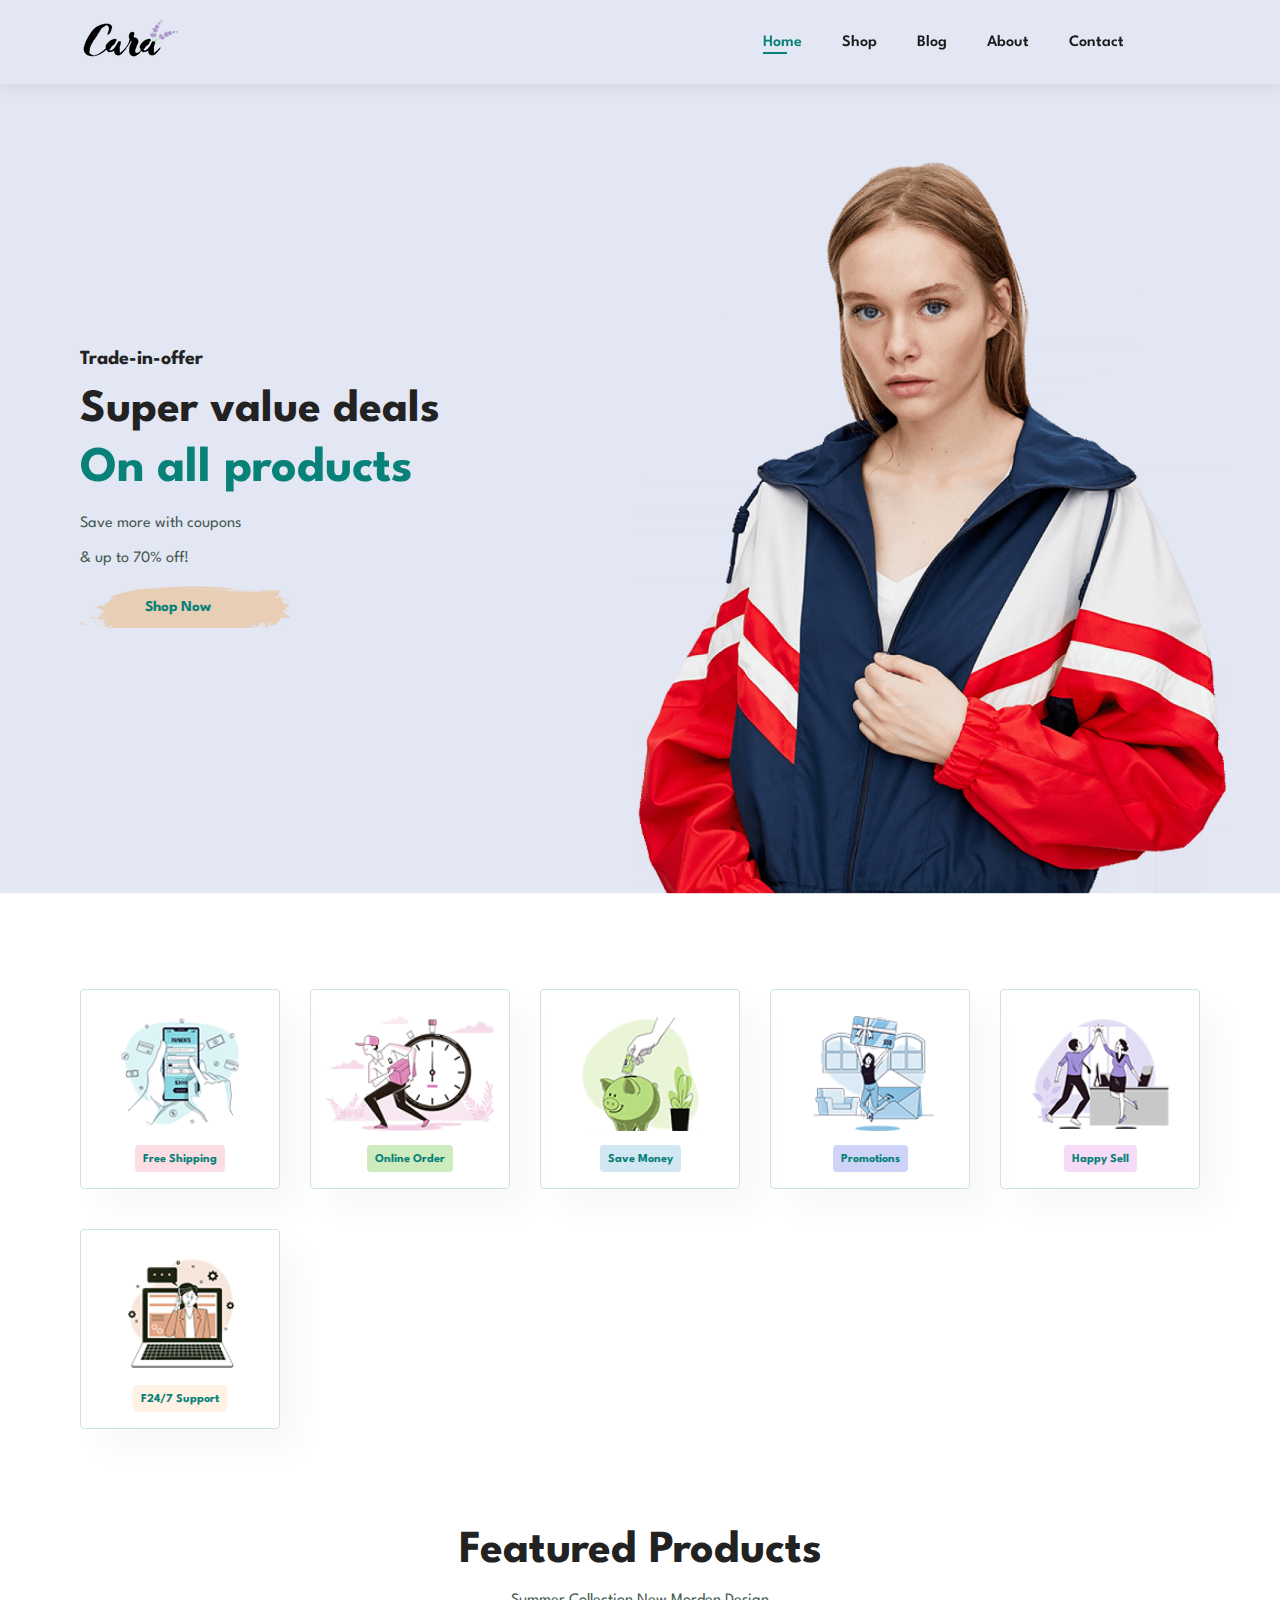
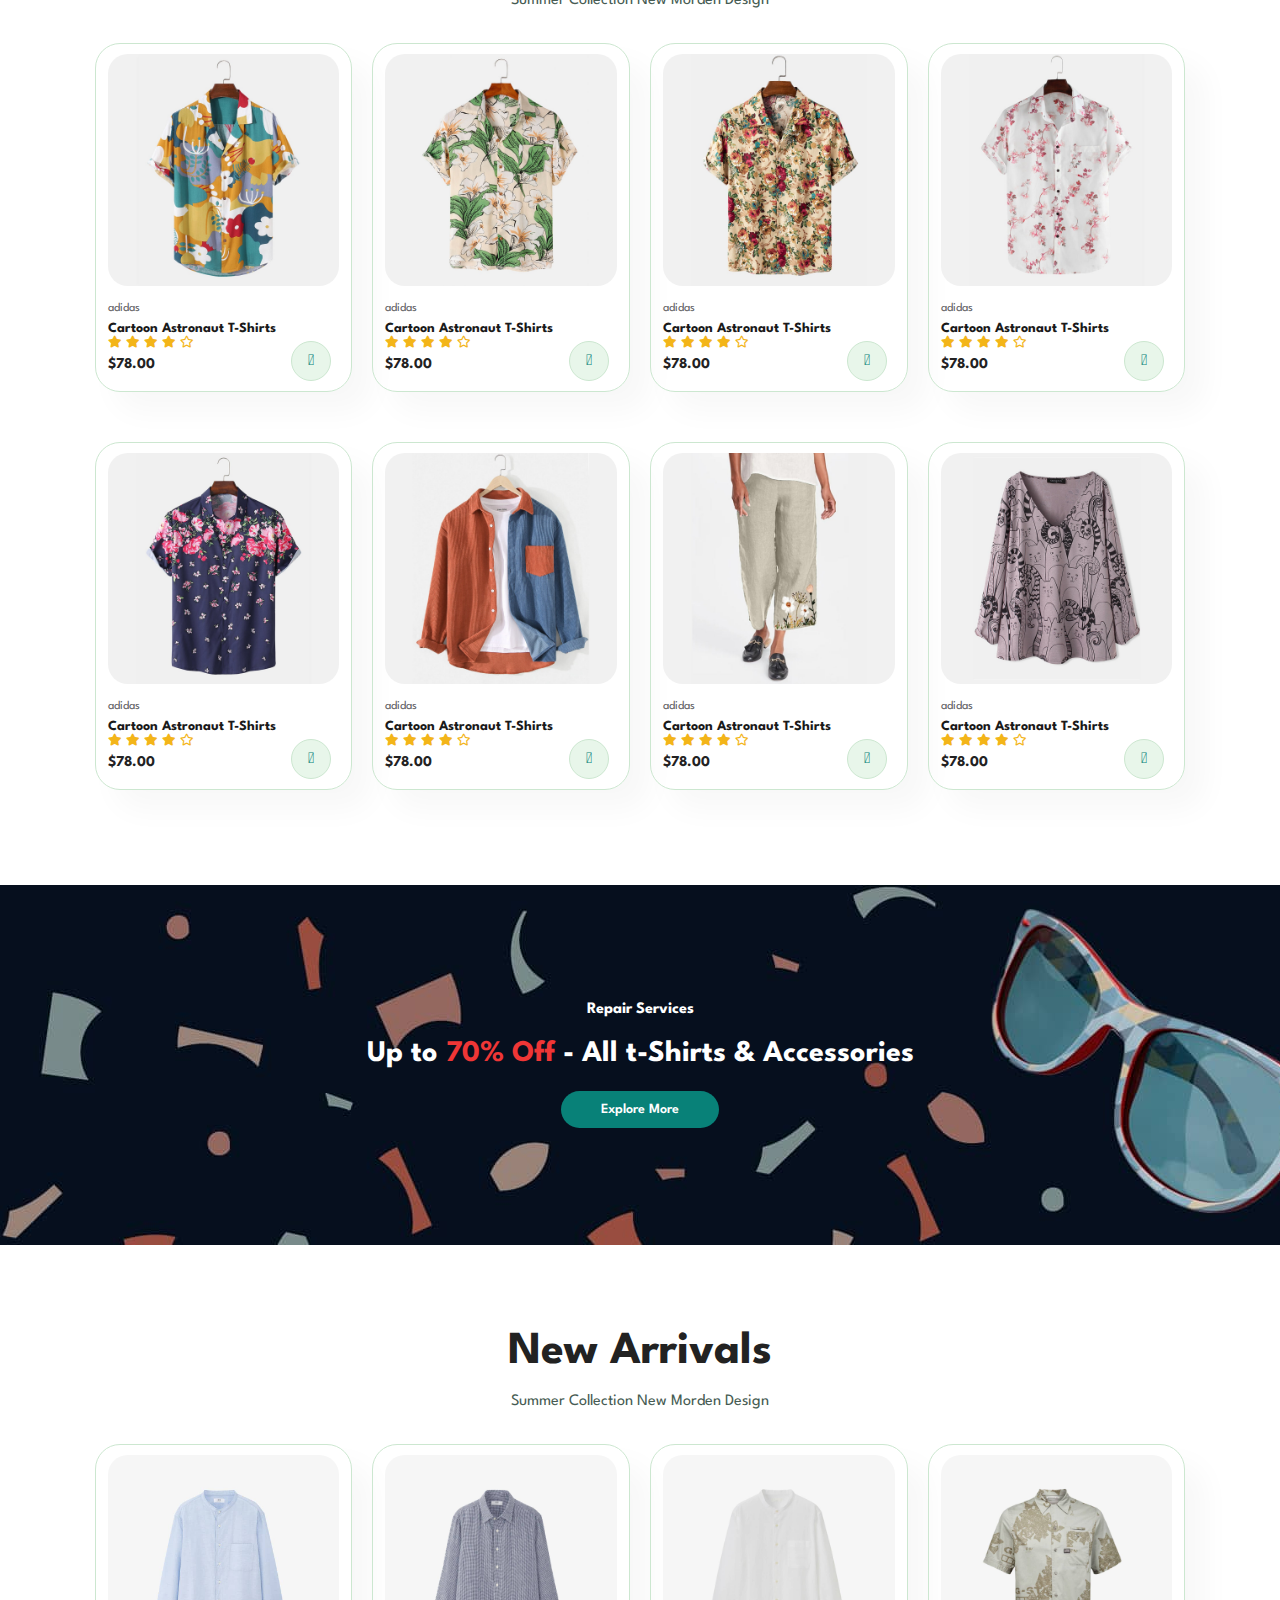
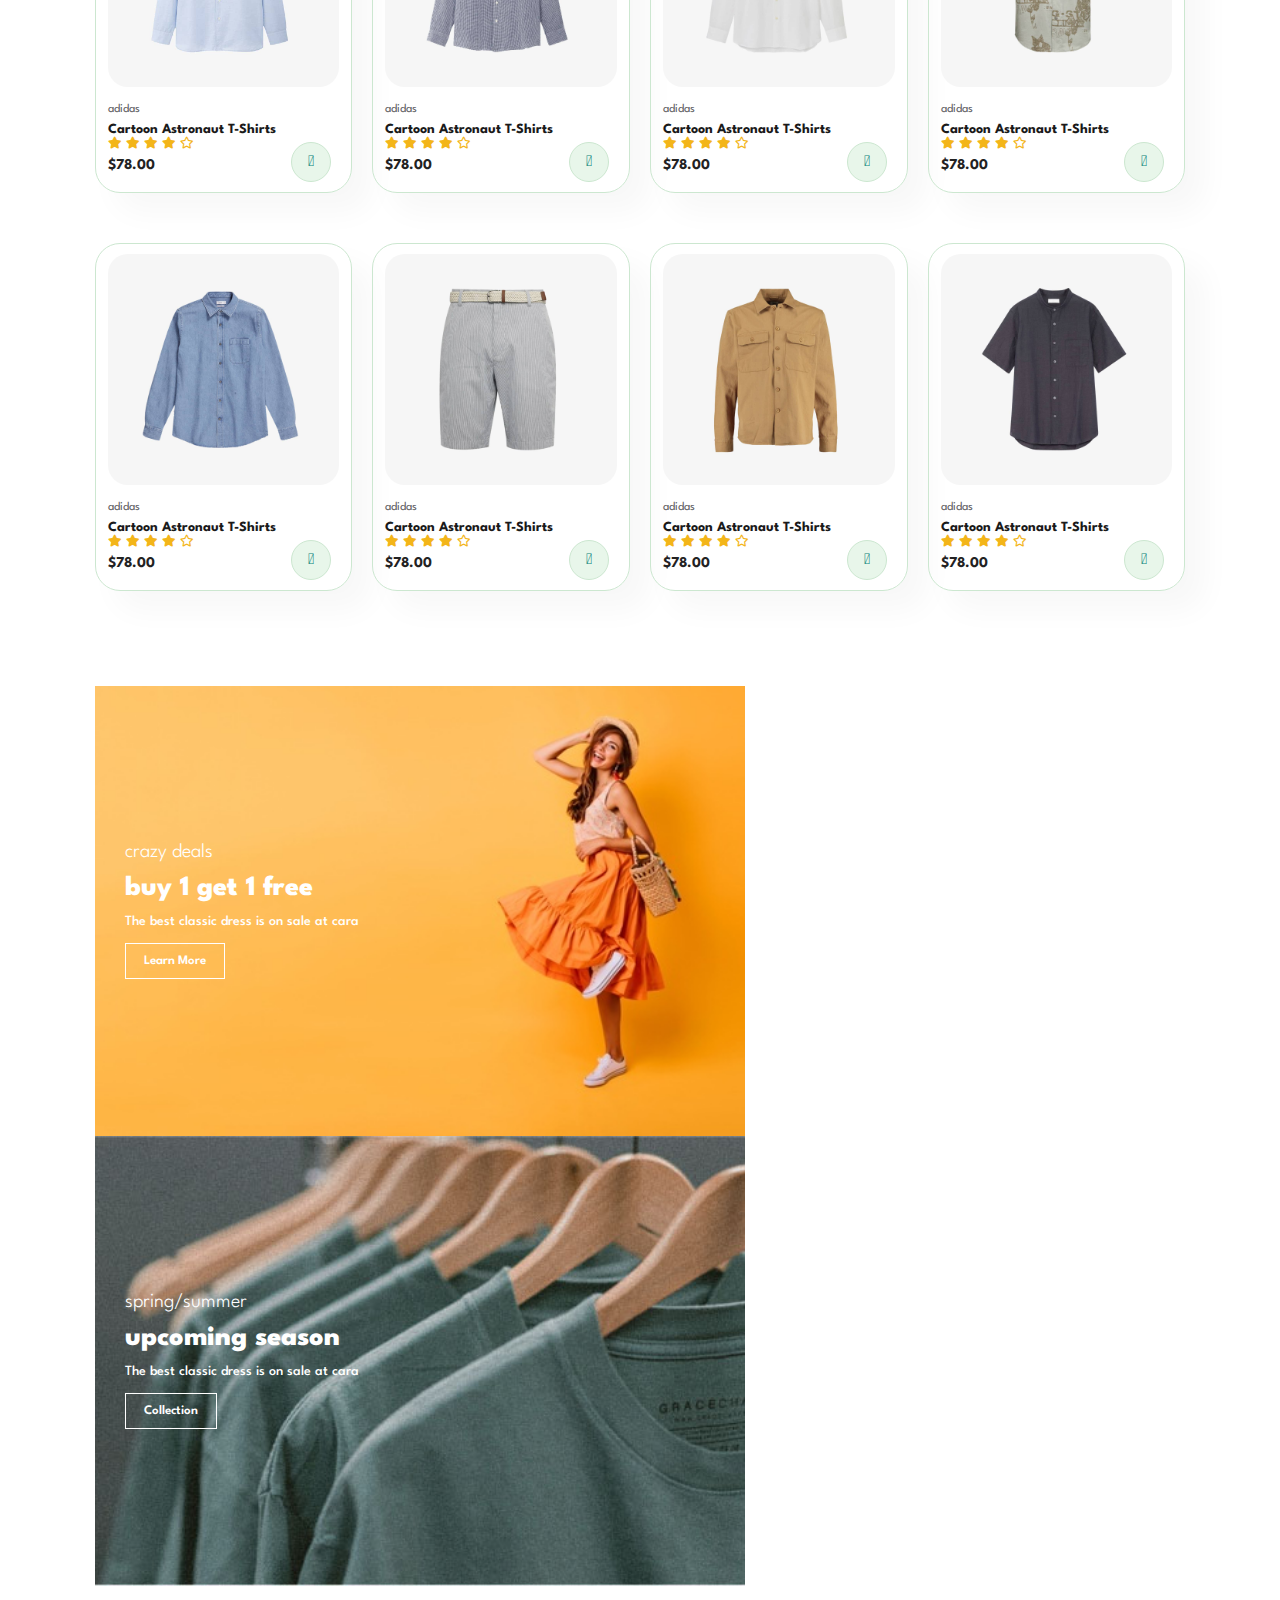
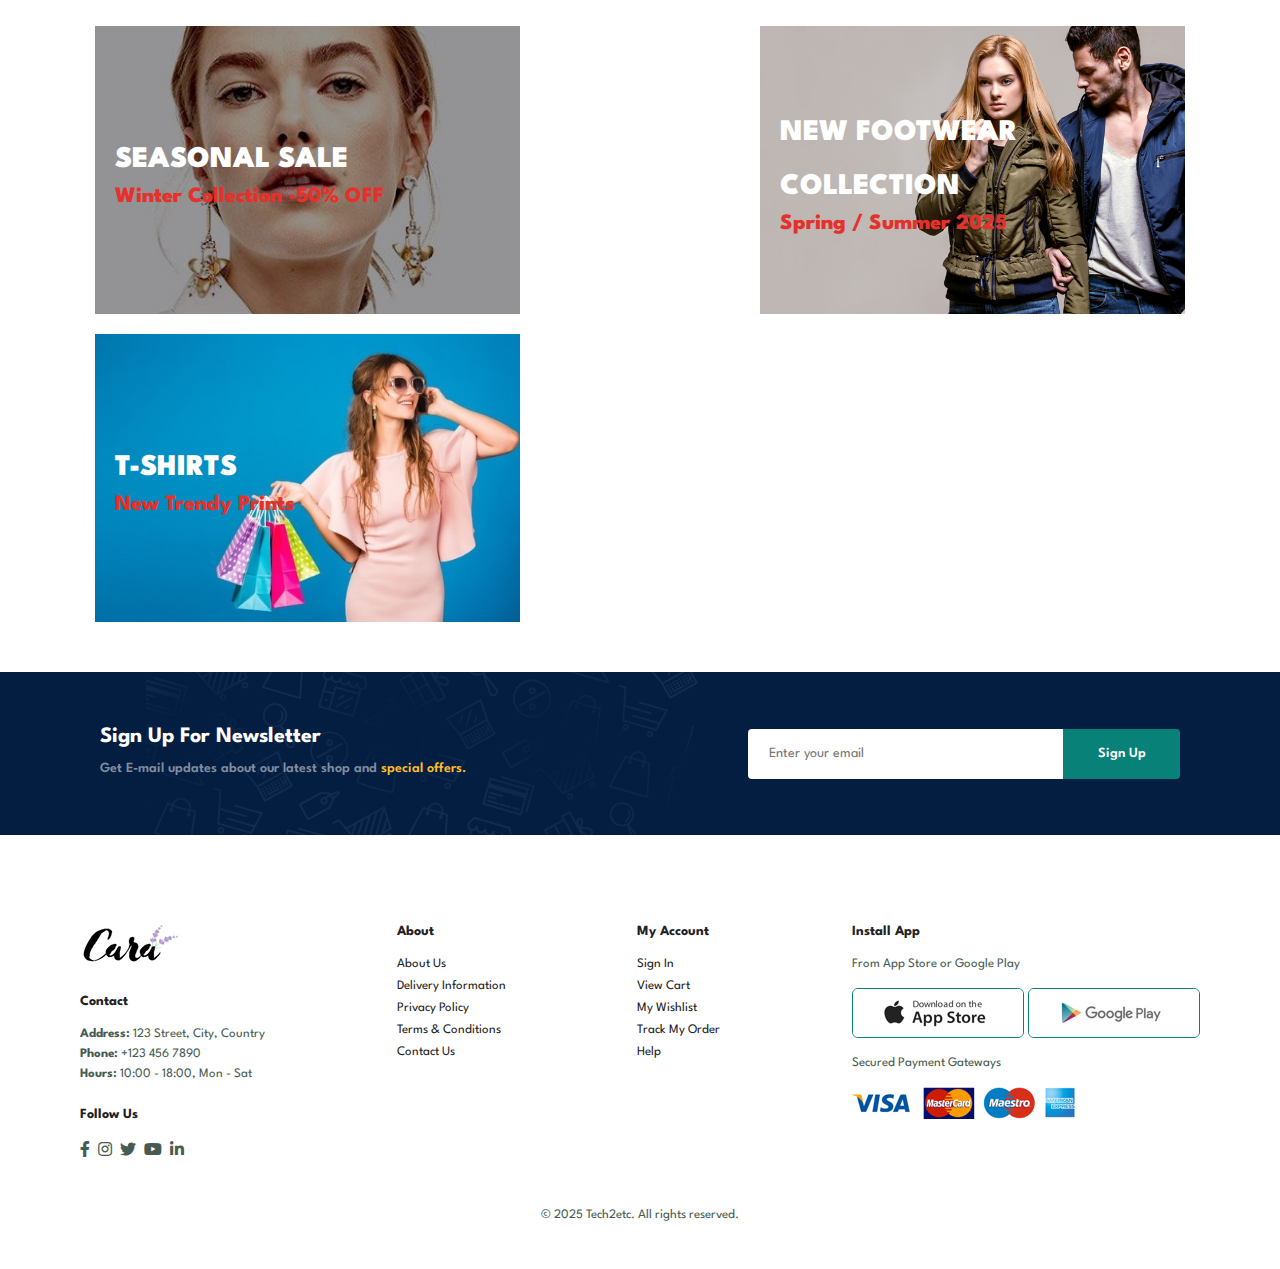
<file: index.html>
<!DOCTYPE html>
<html lang="en">

    <head>
        <meta charset="UTF-8">
        <meta http-equiv="X-UA-Compatible" content="IE=edge">
        <meta name="viewport" content="width=device-width, initial-scale=1.0">
        <title>Tech2etc Ecommerce Tutorial</title>
        <link rel="stylesheet" href="https://pro.fontawesome.com/releases/v5.10.0/css/all.css" />

        <link rel="stylesheet" href="style.css">
    </head>

    <body>

        <section id="header">
            <a href="index.html"><img src="img/logo.png" class="logo" alt=""></a>

            <div>
                <ul id="navbar">
                    <li><a href="index.html" class="active">Home</a></li>
                    <li><a href="shop.html">Shop</a></li>
                    <li><a href="blog.html">Blog</a></li>
                    <li><a href="about.html">About</a></li>
                    <li><a href="contact.html">Contact</a></li>
                    <li id="lg-bag"><a href="cart.html"><i class="far fa-shopping-bag"></i></a></li>
                    <a href="#" id="close"><i class="fa fa-times"></i></a>
                </ul>
            </div>
            <div id="mobile">
                <a href="cart.html"><i class="far fa-shopping-bag"></i></a>
                <i id="bar" class="fas fa-outdent"></i>
            </div>
        </section>

        <section id="hero">
            <h4>Trade-in-offer</h4>
            <h2>Super value deals</h2>
            <h1>On all products</h1>
            <div class="block">
                <p class="save">Save more with coupons</p>
                <p>& up to 70% off!</p> 
            </div>
            <button>Shop Now</button>
        </section>

        <section id="feature" class="section-p1">
            <div class="container">
                <div class="fe-box">
                    <img src="img/features/f1.png" alt="">
                    <h6>Free Shipping</h6>
                </div>
                <div class="fe-box">
                    <img src="img/features/f2.png" alt="">
                    <h6>Online Order</h6>
                </div>
                <div class="fe-box">
                    <img src="img/features/f3.png" alt="">
                    <h6>Save Money</h6>
                </div>
                <div class="fe-box">
                    <img src="img/features/f4.png" alt="">
                    <h6>Promotions</h6>
                </div>
                <div class="fe-box">
                    <img src="img/features/f5.png" alt="">
                    <h6>Happy Sell</h6>
                </div>
                <div class="fe-box">
                    <img src="img/features/f6.png" alt="">
                    <h6>F24/7 Support</h6>
                </div>
            </div>
        </section>

        <section id="product1" class="section-p1">
            <h2>Featured Products</h2>
            <p>Summer Collection New Morden Design</p>
            <div class="pro-container">
                <div class="pro" onclick="window.location.href='sproduct.html';">
                    <img src="img/products/f1.jpg" alt="">
                    <div class="des">
                        <span>adidas</span>
                        <h5>Cartoon Astronaut T-Shirts</h5>
                        <div class="star">
                            <i class="fas fa-star"></i>
                            <i class="fas fa-star"></i>
                            <i class="fas fa-star"></i>
                            <i class="fas fa-star"></i>
                            <i class="far fa-star"></i>
                        </div>
                    <h4>$78.00</h4>
                    </div>
                <a href="#"><i class="fal fa-shopping-cart cart"></i></a>
                </div>
                <div class="pro">
                    <img src="img/products/f2.jpg" alt="">
                    <div class="des">
                        <span>adidas</span>
                        <h5>Cartoon Astronaut T-Shirts</h5>
                        <div class="star">
                            <i class="fas fa-star"></i>
                            <i class="fas fa-star"></i>
                            <i class="fas fa-star"></i>
                            <i class="fas fa-star"></i>
                            <i class="far fa-star"></i>
                        </div>
                    <h4>$78.00</h4>
                    </div>
                <a href="#"><i class="fal fa-shopping-cart cart"></i></a>
                </div>
                <div class="pro">
                    <img src="img/products/f3.jpg" alt="">
                    <div class="des">
                        <span>adidas</span>
                        <h5>Cartoon Astronaut T-Shirts</h5>
                        <div class="star">
                            <i class="fas fa-star"></i>
                            <i class="fas fa-star"></i>
                            <i class="fas fa-star"></i>
                            <i class="fas fa-star"></i>
                            <i class="far fa-star"></i>
                        </div>
                    <h4>$78.00</h4>
                    </div>
                <a href="#"><i class="fal fa-shopping-cart cart"></i></a>
                </div>
                <div class="pro">
                    <img src="img/products/f4.jpg" alt="">
                    <div class="des">
                        <span>adidas</span>
                        <h5>Cartoon Astronaut T-Shirts</h5>
                        <div class="star">
                            <i class="fas fa-star"></i>
                            <i class="fas fa-star"></i>
                            <i class="fas fa-star"></i>
                            <i class="fas fa-star"></i>
                            <i class="far fa-star"></i>
                        </div>
                    <h4>$78.00</h4>
                    </div>
                <a href="#"><i class="fal fa-shopping-cart cart"></i></a>
                </div>
                <div class="pro">
                    <img src="img/products/f5.jpg" alt="">
                    <div class="des">
                        <span>adidas</span>
                        <h5>Cartoon Astronaut T-Shirts</h5>
                        <div class="star">
                            <i class="fas fa-star"></i>
                            <i class="fas fa-star"></i>
                            <i class="fas fa-star"></i>
                            <i class="fas fa-star"></i>
                            <i class="far fa-star"></i>
                        </div>
                    <h4>$78.00</h4>
                    </div>
                <a href="#"><i class="fal fa-shopping-cart cart"></i></a>
                </div>
                <div class="pro">
                    <img src="img/products/f6.jpg" alt="">
                    <div class="des">
                        <span>adidas</span>
                        <h5>Cartoon Astronaut T-Shirts</h5>
                        <div class="star">
                            <i class="fas fa-star"></i>
                            <i class="fas fa-star"></i>
                            <i class="fas fa-star"></i>
                            <i class="fas fa-star"></i>
                            <i class="far fa-star"></i>
                        </div>
                    <h4>$78.00</h4>
                    </div>
                <a href="#"><i class="fal fa-shopping-cart cart"></i></a>
                </div>
                <div class="pro">
                    <img src="img/products/f7.jpg" alt="">
                    <div class="des">
                        <span>adidas</span>
                        <h5>Cartoon Astronaut T-Shirts</h5>
                        <div class="star">
                            <i class="fas fa-star"></i>
                            <i class="fas fa-star"></i>
                            <i class="fas fa-star"></i>
                            <i class="fas fa-star"></i>
                            <i class="far fa-star"></i>
                        </div>
                    <h4>$78.00</h4>
                    </div>
                <a href="#"><i class="fal fa-shopping-cart cart"></i></a>
                </div>
                <div class="pro">
                    <img src="img/products/f8.jpg" alt="">
                    <div class="des">
                        <span>adidas</span>
                        <h5>Cartoon Astronaut T-Shirts</h5>
                        <div class="star">
                            <i class="fas fa-star"></i>
                            <i class="fas fa-star"></i>
                            <i class="fas fa-star"></i>
                            <i class="fas fa-star"></i>
                            <i class="far fa-star"></i>
                        </div>
                    <h4>$78.00</h4>
                    </div>
                <a href="#"><i class="fal fa-shopping-cart cart"></i></a>
                </div>
            </div>
        </section>
        
        <section id="banner" class="section-m1">
            <h4>Repair Services</h4>
            <h2>Up to <span>70% Off</span> - All t-Shirts & Accessories</h2>
            <button class="normal">Explore More</button>
        </section>

        <section id="product1" class="section-p1">
            <h2>New Arrivals</h2>
            <p>Summer Collection New Morden Design</p>
            <div class="pro-container">
                <div class="pro">
                    <img src="img/products/n1.jpg" alt="">
                    <div class="des">
                        <span>adidas</span>
                        <h5>Cartoon Astronaut T-Shirts</h5>
                        <div class="star">
                            <i class="fas fa-star"></i>
                            <i class="fas fa-star"></i>
                            <i class="fas fa-star"></i>
                            <i class="fas fa-star"></i>
                            <i class="far fa-star"></i>
                        </div>
                    <h4>$78.00</h4>
                    </div>
                <a href="#"><i class="fal fa-shopping-cart cart"></i></a>
                </div>
                <div class="pro">
                    <img src="img/products/n2.jpg" alt="">
                    <div class="des">
                        <span>adidas</span>
                        <h5>Cartoon Astronaut T-Shirts</h5>
                        <div class="star">
                            <i class="fas fa-star"></i>
                            <i class="fas fa-star"></i>
                            <i class="fas fa-star"></i>
                            <i class="fas fa-star"></i>
                            <i class="far fa-star"></i>
                        </div>
                    <h4>$78.00</h4>
                    </div>
                <a href="#"><i class="fal fa-shopping-cart cart"></i></a>
                </div>
                <div class="pro">
                    <img src="img/products/n3.jpg" alt="">
                    <div class="des">
                        <span>adidas</span>
                        <h5>Cartoon Astronaut T-Shirts</h5>
                        <div class="star">
                            <i class="fas fa-star"></i>
                            <i class="fas fa-star"></i>
                            <i class="fas fa-star"></i>
                            <i class="fas fa-star"></i>
                            <i class="far fa-star"></i>
                        </div>
                    <h4>$78.00</h4>
                    </div>
                <a href="#"><i class="fal fa-shopping-cart cart"></i></a>
                </div>
                <div class="pro">
                    <img src="img/products/n4.jpg" alt="">
                    <div class="des">
                        <span>adidas</span>
                        <h5>Cartoon Astronaut T-Shirts</h5>
                        <div class="star">
                            <i class="fas fa-star"></i>
                            <i class="fas fa-star"></i>
                            <i class="fas fa-star"></i>
                            <i class="fas fa-star"></i>
                            <i class="far fa-star"></i>
                        </div>
                    <h4>$78.00</h4>
                    </div>
                <a href="#"><i class="fal fa-shopping-cart cart"></i></a>
                </div>
                <div class="pro">
                    <img src="img/products/n5.jpg" alt="">
                    <div class="des">
                        <span>adidas</span>
                        <h5>Cartoon Astronaut T-Shirts</h5>
                        <div class="star">
                            <i class="fas fa-star"></i>
                            <i class="fas fa-star"></i>
                            <i class="fas fa-star"></i>
                            <i class="fas fa-star"></i>
                            <i class="far fa-star"></i>
                        </div>
                    <h4>$78.00</h4>
                    </div>
                <a href="#"><i class="fal fa-shopping-cart cart"></i></a>
                </div>
                <div class="pro">
                    <img src="img/products/n6.jpg" alt="">
                    <div class="des">
                        <span>adidas</span>
                        <h5>Cartoon Astronaut T-Shirts</h5>
                        <div class="star">
                            <i class="fas fa-star"></i>
                            <i class="fas fa-star"></i>
                            <i class="fas fa-star"></i>
                            <i class="fas fa-star"></i>
                            <i class="far fa-star"></i>
                        </div>
                    <h4>$78.00</h4>
                    </div>
                <a href="#"><i class="fal fa-shopping-cart cart"></i></a>
                </div>
                <div class="pro">
                    <img src="img/products/n7.jpg" alt="">
                    <div class="des">
                        <span>adidas</span>
                        <h5>Cartoon Astronaut T-Shirts</h5>
                        <div class="star">
                            <i class="fas fa-star"></i>
                            <i class="fas fa-star"></i>
                            <i class="fas fa-star"></i>
                            <i class="fas fa-star"></i>
                            <i class="far fa-star"></i>
                        </div>
                    <h4>$78.00</h4>
                    </div>
                <a href="#"><i class="fal fa-shopping-cart cart"></i></a>
                </div>
                <div class="pro">
                    <img src="img/products/n8.jpg" alt="">
                    <div class="des">
                        <span>adidas</span>
                        <h5>Cartoon Astronaut T-Shirts</h5>
                        <div class="star">
                            <i class="fas fa-star"></i>
                            <i class="fas fa-star"></i>
                            <i class="fas fa-star"></i>
                            <i class="fas fa-star"></i>
                            <i class="far fa-star"></i>
                        </div>
                    <h4>$78.00</h4>
                    </div>
                <a href="#"><i class="fal fa-shopping-cart cart"></i></a>
                </div>
            </div>
        </section>

        <section id="sm-banner" class="section-p1">
            <div class="container">
                <div class="banner-box">
                    <h4>crazy deals</h4>
                    <h2>buy 1 get 1 free</h2>
                    <span>The best classic dress is on sale at cara</span>
                    <button class="white">Learn More</button>
                </div>
                <div class="banner-box">
                    <h4>spring/summer</h4>
                    <h2>upcoming season</h2>
                    <span>The best classic dress is on sale at cara</span>
                    <button class="white">Collection</button>
                </div>
            </div>
        </section> 
        
        <section id="banner3">
            <div class="banner-box">
                    <h2>SEASONAL SALE</h2>
                    <h3>Winter Collection -50% OFF</h3>
            </div>
            <div class="banner-box">
                    <h2>NEW FOOTWEAR COLLECTION</h2>
                    <h3>Spring / Summer 2025</h3>
            </div>
            <div class="banner-box">
                    <h2>T-SHIRTS</h2>
                    <h3>New Trendy Prints</h3>
            </div>
        </section>
        
        <section id="newsletter" class="section-p1" class="section-m1">
            <div class="newstext">
                <h4>Sign Up For Newsletter</h4>
                <p>Get E-mail updates about our latest shop and <span>special offers.</span></p>
            </div>
            <div class="form">
                <input type="text" placeholder="Enter your email">
                <button class="normal">Sign Up</button>
            </div>
        </section>

        <footer class="section-p1">
            <div class="container">
                <div class="col">
                    <img class="logo" src="img/logo.png" alt="">
                    <h4>Contact</h4>
                    <p><strong>Address: </strong> 123 Street, City, Country</p>
                    <p><strong>Phone: </strong> +123 456 7890</p>
                    <p><strong>Hours: </strong> 10:00 - 18:00, Mon - Sat</p>    
                    <div class="follow">
                        <h4>Follow Us</h4>
                        <div class="icon">
                            <i class="fab fa-facebook-f"></i>
                            <i class="fab fa-instagram"></i>
                            <i class="fab fa-twitter"></i>
                            <i class="fab fa-youtube"></i>
                            <i class="fab fa-linkedin-in"></i>
                        </div>    
                    </div>
                </div>
                <div class="col">
                    <h4>About</h4>
                    <a href="#">About Us</a>
                    <a href="#">Delivery Information</a>
                    <a href="#">Privacy Policy</a>
                    <a href="#">Terms & Conditions</a>
                    <a href="#">Contact Us</a>
                </div>
                <div class="col">
                    <h4>My Account</h4>
                    <a href="#">Sign In</a>
                    <a href="#">View Cart</a>
                    <a href="#">My Wishlist</a>
                    <a href="#">Track My Order</a>
                    <a href="#">Help</a>
                </div>
                <div class="col install">
                    <h4>Install App</h4>
                    <p>From App Store or Google Play</p>
                    <div class="row">
                        <img src="img/pay/app.jpg" alt="">
                        <img src="img/pay/play.jpg" alt="">
                    </div>
                    <p>Secured Payment Gateways</p>
                    <img src="img/pay/pay.png" alt="">
                </div>
            </div>
                <div class="copyright">
                    <p>© 2025 Tech2etc. All rights reserved.</p>
        </footer>
        

        <script src="script.js"></script>
    </body>

</html>
</file>
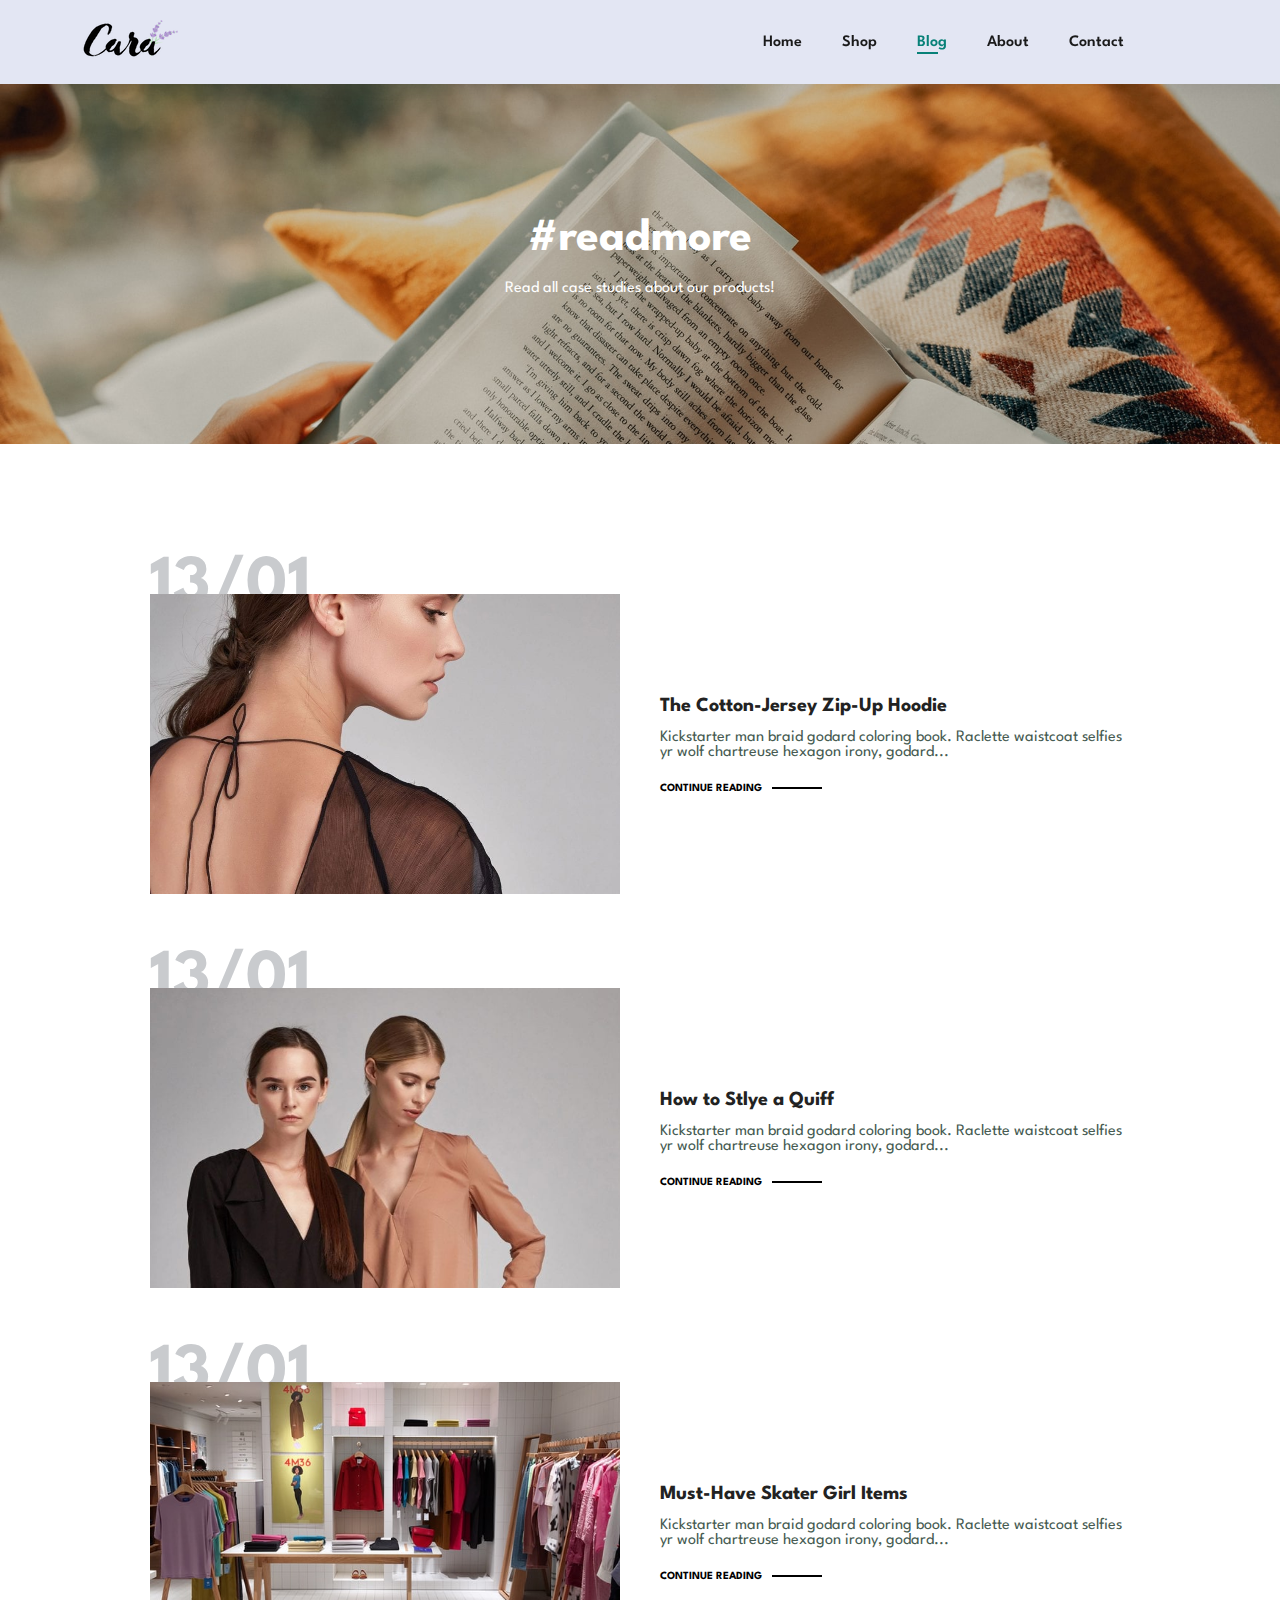
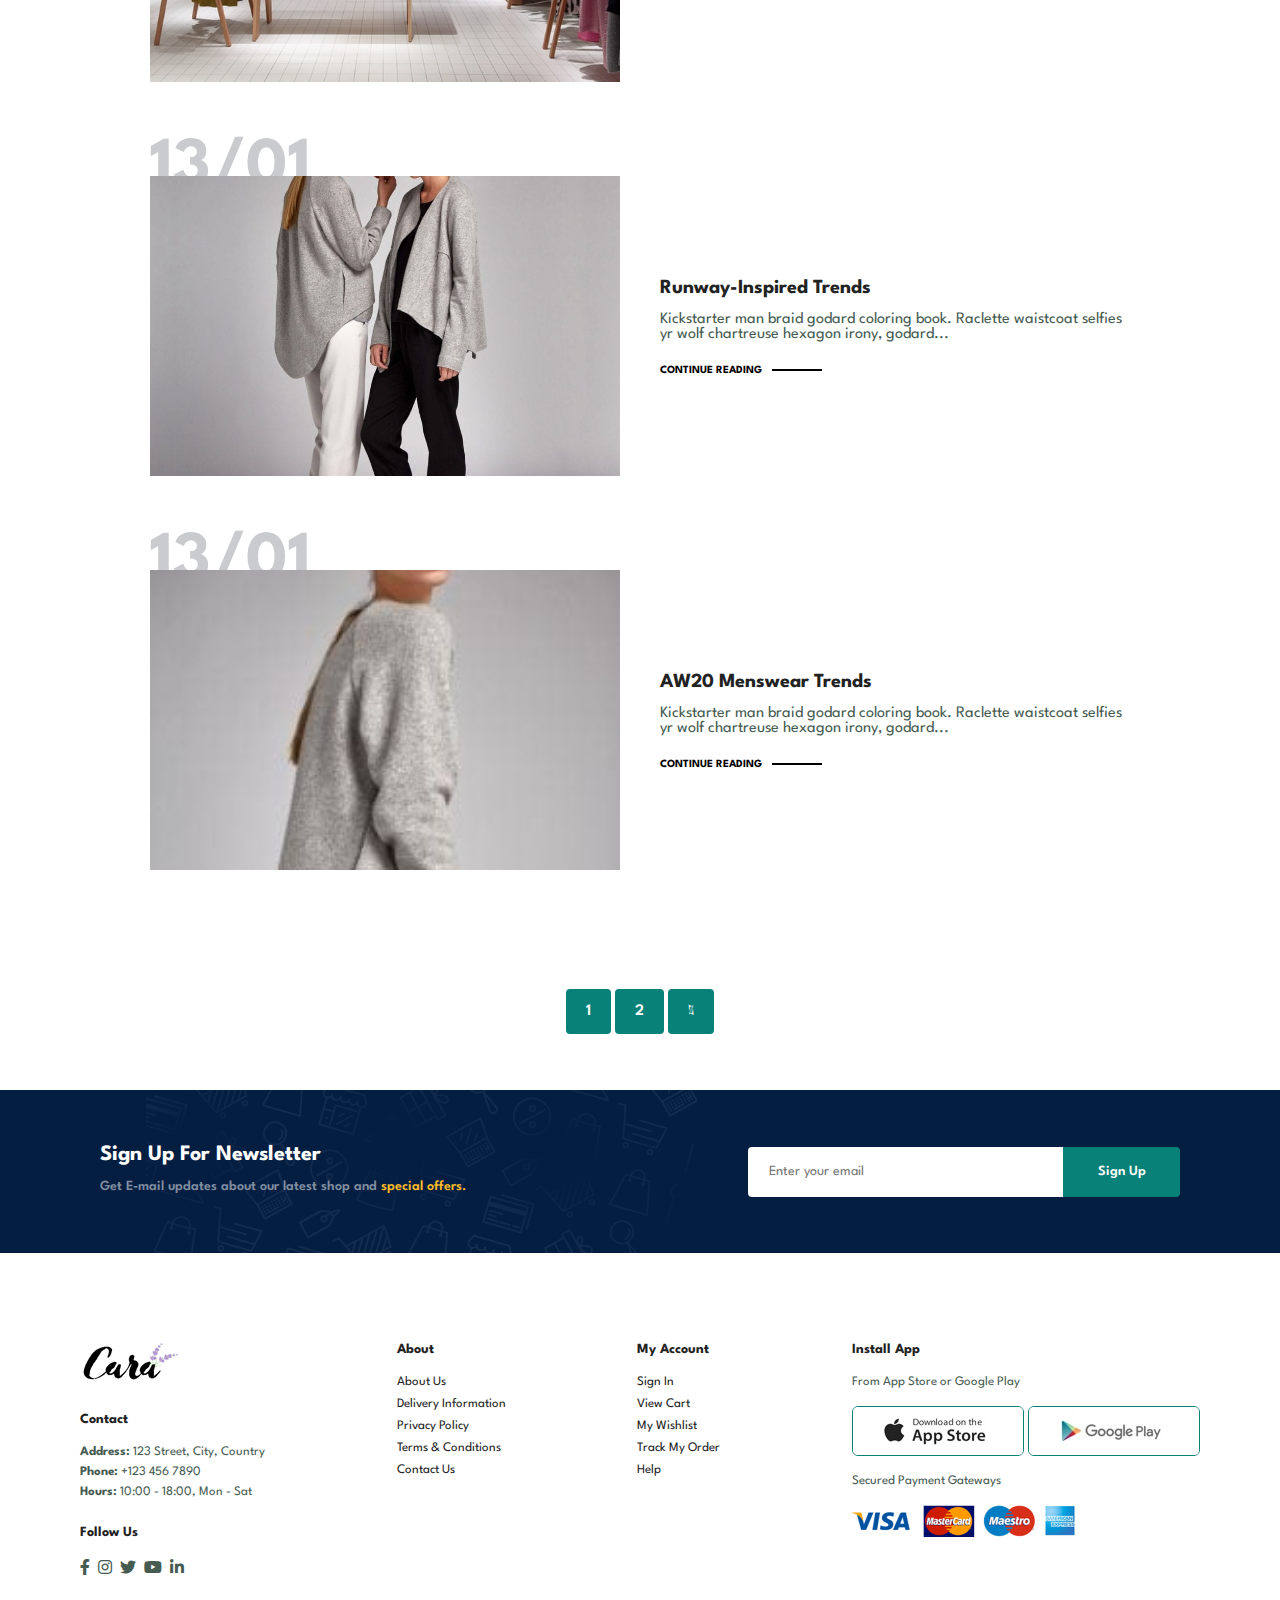
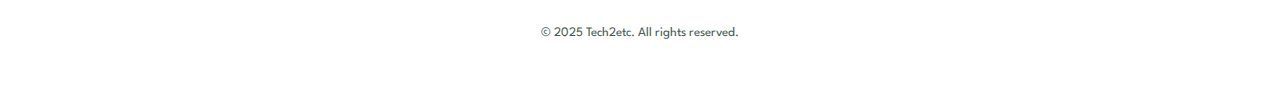
<file: blog.html>
<!DOCTYPE html>
<html lang="en">

    <head>
        <meta charset="UTF-8">
        <meta http-equiv="X-UA-Compatible" content="IE=edge">
        <meta name="viewport" content="width=device-width, initial-scale=1.0">
        <title>Tech2etc Ecommerce Tutorial</title>
        <link rel="stylesheet" href="https://pro.fontawesome.com/releases/v5.10.0/css/all.css" />

        <link rel="stylesheet" href="style.css">
    </head>

    <body>

        <section id="header">
            <a href="index.html"><img src="img/logo.png" class="logo" alt=""></a>

            <div>
                <ul id="navbar">
                    <li><a href="index.html">Home</a></li>
                    <li><a href="shop.html">Shop</a></li>
                    <li><a href="blog.html" class="active">Blog</a></li>
                    <li><a href="about.html">About</a></li>
                    <li><a href="contact.html">Contact</a></li>
                    <li id="lg-bag"><a href="cart.html"><i class="far fa-shopping-bag"></i></a></li>
                    <a href="#" id="close"><i class="fa fa-times"></i></a>
                </ul>
            </div>
            <div id="mobile">
                <a href="cart.html"><i class="far fa-shopping-bag"></i></a>
                <i id="bar" class="fas fa-outdent"></i>
            </div>
        </section>

        <section id="page-header" class="blog-header" style="background-image: url('img/banner/b19.jpg');">
            <h2>#readmore</h2>
            <p>Read all case studies about our products!</p> 
        </section>

        <section id="blog">
            <div class="blog-box">
                <div class="blog-img">
                    <img src="img/blog/b1.jpg" alt="">
                </div>
                <div class="blog-details">
                    <h4>The Cotton-Jersey Zip-Up Hoodie</h4>
                    <p>Kickstarter man braid godard coloring book. Raclette waistcoat selfies yr wolf chartreuse hexagon irony, godard...</p>
                    <a href="#">CONTINUE READING</a>
                </div>
                <h1>13/01</h1>
            </div>
            <div class="blog-box">
                <div class="blog-img">
                    <img src="img/blog/b2.jpg" alt="">
                </div>
                <div class="blog-details">
                    <h4>How to Stlye a Quiff</h4>
                    <p>Kickstarter man braid godard coloring book. Raclette waistcoat selfies yr wolf chartreuse hexagon irony, godard...</p>
                    <a href="#">CONTINUE READING</a>
                </div>
                <h1>13/01</h1>
            </div>
            <div class="blog-box">
                <div class="blog-img">
                    <img src="img/blog/b3.jpg" alt="">
                </div>
                <div class="blog-details">
                    <h4>Must-Have Skater Girl Items</h4>
                    <p>Kickstarter man braid godard coloring book. Raclette waistcoat selfies yr wolf chartreuse hexagon irony, godard...</p>
                    <a href="#">CONTINUE READING</a>
                </div>
                <h1>13/01</h1>
            </div>
            <div class="blog-box">
                <div class="blog-img">
                    <img src="img/blog/b4.jpg" alt="">
                </div>
                <div class="blog-details">
                    <h4>Runway-Inspired Trends</h4>
                    <p>Kickstarter man braid godard coloring book. Raclette waistcoat selfies yr wolf chartreuse hexagon irony, godard...</p>
                    <a href="#">CONTINUE READING</a>
                </div>
                <h1>13/01</h1>
            </div>
            <div class="blog-box">
                <div class="blog-img">
                    <img src="img/blog/b5.jpg" alt="">
                </div>
                <div class="blog-details">
                    <h4>AW20 Menswear Trends</h4>
                    <p>Kickstarter man braid godard coloring book. Raclette waistcoat selfies yr wolf chartreuse hexagon irony, godard...</p>
                    <a href="#">CONTINUE READING</a>
                </div>
                <h1>13/01</h1>
            </div>
        </section>

        <section id="pagination" class="section-p1">
            <a href="#">1</a>
            <a href="#">2</a>
            <a href="#"><i class="fal fa-long-arrow-alt-right"></i></a>

        </section>
        
        <section id="newsletter" class="section-p1" class="section-m1">
            <div class="newstext">
                <h4>Sign Up For Newsletter</h4>
                <p>Get E-mail updates about our latest shop and <span>special offers.</span></p>
            </div>
            <div class="form">
                <input type="text" placeholder="Enter your email">
                <button class="normal">Sign Up</button>
            </div>
        </section>

        <footer class="section-p1">
            <div class="container">
                <div class="col">
                    <img class="logo" src="img/logo.png" alt="">
                    <h4>Contact</h4>
                    <p><strong>Address: </strong> 123 Street, City, Country</p>
                    <p><strong>Phone: </strong> +123 456 7890</p>
                    <p><strong>Hours: </strong> 10:00 - 18:00, Mon - Sat</p>    
                    <div class="follow">
                        <h4>Follow Us</h4>
                        <div class="icon">
                            <i class="fab fa-facebook-f"></i>
                            <i class="fab fa-instagram"></i>
                            <i class="fab fa-twitter"></i>
                            <i class="fab fa-youtube"></i>
                            <i class="fab fa-linkedin-in"></i>
                        </div>    
                    </div>
                </div>
                <div class="col">
                    <h4>About</h4>
                    <a href="#">About Us</a>
                    <a href="#">Delivery Information</a>
                    <a href="#">Privacy Policy</a>
                    <a href="#">Terms & Conditions</a>
                    <a href="#">Contact Us</a>
                </div>
                <div class="col">
                    <h4>My Account</h4>
                    <a href="#">Sign In</a>
                    <a href="#">View Cart</a>
                    <a href="#">My Wishlist</a>
                    <a href="#">Track My Order</a>
                    <a href="#">Help</a>
                </div>
                <div class="col install">
                    <h4>Install App</h4>
                    <p>From App Store or Google Play</p>
                    <div class="row">
                        <img src="img/pay/app.jpg" alt="">
                        <img src="img/pay/play.jpg" alt="">
                    </div>
                    <p>Secured Payment Gateways</p>
                    <img src="img/pay/pay.png" alt="">
                </div>
            </div>
                <div class="copyright">
                    <p>© 2025 Tech2etc. All rights reserved.</p>
        </footer>


        <script src="script.js"></script>
    </body>

</html>
</file>
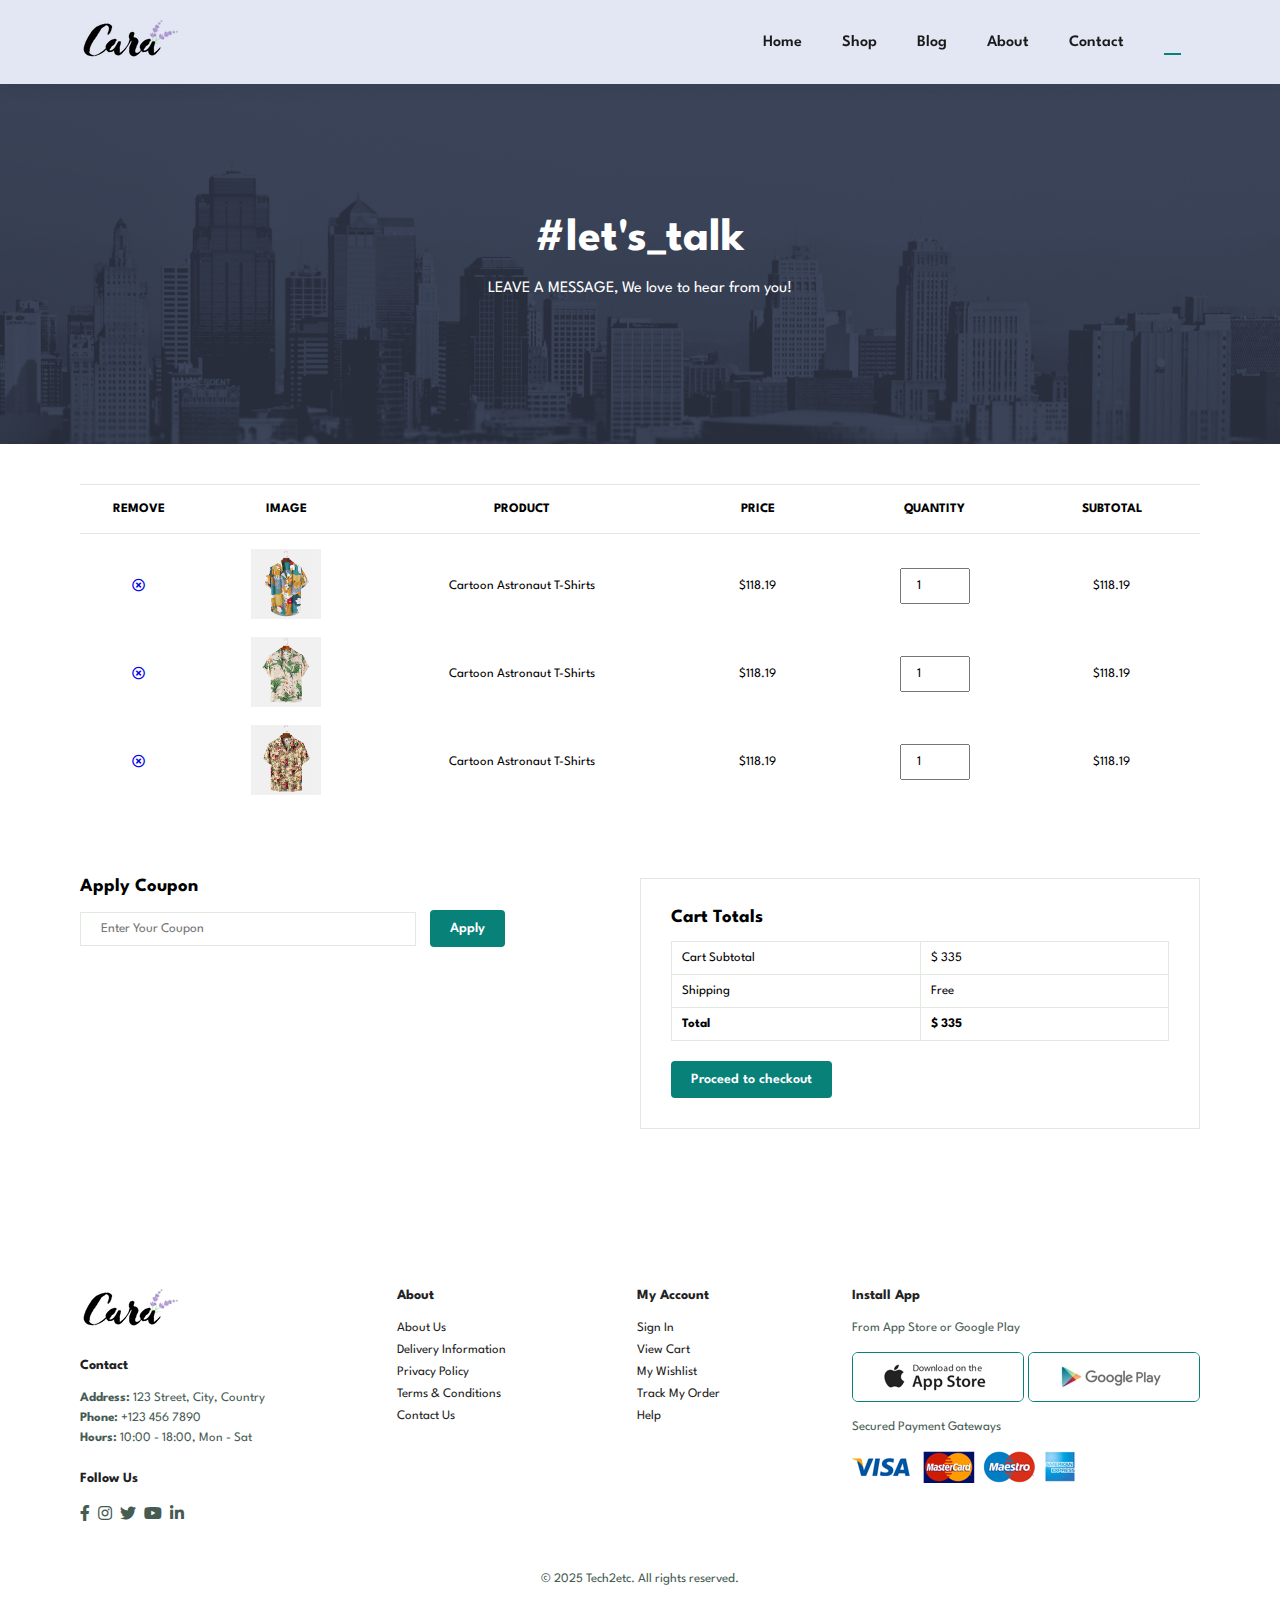
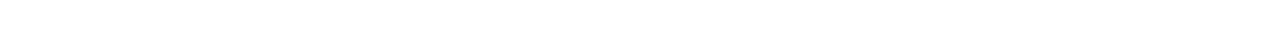
<file: cart.html>
<!DOCTYPE html>
<html lang="en">

    <head>
        <meta charset="UTF-8">
        <meta http-equiv="X-UA-Compatible" content="IE=edge">
        <meta name="viewport" content="width=device-width, initial-scale=1.0">
        <title>Document</title>

        <link rel="stylesheet" href="https://pro.fontawesome.com/releases/v5.10.0/css/all.css" />

        <link rel="stylesheet" href="style.css">
    </head>

    <body>

        <section id="header">
            <a href="index.html"><img src="img/logo.png" class="logo" alt=""></a>

            <div>
                <ul id="navbar">
                    <li><a href="index.html">Home</a></li>
                    <li><a href="shop.html">Shop</a></li>
                    <li><a href="blog.html" >Blog</a></li>
                    <li><a href="about.html" >About</a></li>
                    <li><a href="contact.html" >Contact</a></li>
                    <li id="lg-bag"><a class="active" href="cart.html"><i class="far fa-shopping-bag"></i></a></li>
                    <a href="#" id="close"><i class="fa fa-times"></i></a>
                </ul>
            </div>
            <div id="mobile">
                <a href="cart.html"><i class="far fa-shopping-bag"></i></a>
                <i id="bar" class="fas fa-outdent"></i>
            </div>
        </section>

        <section id="page-header" class="about-header" style="background-image: url('img/about/banner.png');"> 
            <h2>#let's_talk</h2>
            <p>LEAVE A MESSAGE, We love to hear from you!</p> 
        </section>

        <section id="cart" class="section-p1">
            <table width="100%">
                <thead>
                    <tr>
                        <td>Remove</td>
                        <td>Image</td>
                        <td>Product</td>
                        <td>Price</td>
                        <td>Quantity</td>
                        <td>Subtotal</td>
                    </tr>
                </thead>
                <tbody>
                    <tr>
                        <td><a href="#"><i class="far fa-times-circle"></i></a></td>
                        <td><img src="img/products/f1.jpg" alt=""></td>
                        <td>Cartoon Astronaut T-Shirts</td>
                        <td>$118.19</td>
                        <td><input type="number" value="1"></td>
                        <td>$118.19</td>
                    </tr>
                    <tr>
                        <td><a href="#"><i class="far fa-times-circle"></i></a></td>
                        <td><img src="img/products/f2.jpg" alt=""></td>
                        <td>Cartoon Astronaut T-Shirts</td>
                        <td>$118.19</td>
                        <td><input type="number" value="1"></td>
                        <td>$118.19</td>
                    </tr>
                    <tr>
                        <td><a href="#"><i class="far fa-times-circle"></i></a></td>
                        <td><img src="img/products/f3.jpg" alt=""></td>
                        <td>Cartoon Astronaut T-Shirts</td>
                        <td>$118.19</td>
                        <td><input type="number" value="1"></td>
                        <td>$118.19</td>
                    </tr>
                </tbody>
            </table>
        </section>

        <section id="cart-add" class="section-p1">
            <div id="coupon">
                <h3>Apply Coupon</h3>
                <div>
                    <input type="text" placeholder="Enter Your Coupon">
                    <button class="normal">Apply</button>
                </div>
            </div>

            <div id="subtotal">
                <h3>Cart Totals</h3>
                <table>
                    <tr>
                        <td>Cart Subtotal</td>
                        <td>$ 335</td>
                    </tr>
                    <tr>
                        <td>Shipping</td>
                        <td>Free</td>
                    </tr>
                    <tr>
                        <td><strong>Total</strong></td>
                        <td><strong>$ 335</strong></td>
                    </tr>
                </table>
                <button class="normal">Proceed to checkout</button>
            </div>
        </section>

        <footer class="section-p1">
            <div class="container">
                <div class="col">
                    <img class="logo" src="img/logo.png" alt="">
                    <h4>Contact</h4>
                    <p><strong>Address: </strong> 123 Street, City, Country</p>
                    <p><strong>Phone: </strong> +123 456 7890</p>
                    <p><strong>Hours: </strong> 10:00 - 18:00, Mon - Sat</p>    
                    <div class="follow">
                        <h4>Follow Us</h4>
                        <div class="icon">
                            <i class="fab fa-facebook-f"></i>
                            <i class="fab fa-instagram"></i>
                            <i class="fab fa-twitter"></i>
                            <i class="fab fa-youtube"></i>
                            <i class="fab fa-linkedin-in"></i>
                        </div>    
                    </div>
                </div>
                <div class="col">
                    <h4>About</h4>
                    <a href="#">About Us</a>
                    <a href="#">Delivery Information</a>
                    <a href="#">Privacy Policy</a>
                    <a href="#">Terms & Conditions</a>
                    <a href="#">Contact Us</a>
                </div>
                <div class="col">
                    <h4>My Account</h4>
                    <a href="#">Sign In</a>
                    <a href="#">View Cart</a>
                    <a href="#">My Wishlist</a>
                    <a href="#">Track My Order</a>
                    <a href="#">Help</a>
                </div>
                <div class="col install">
                    <h4>Install App</h4>
                    <p>From App Store or Google Play</p>
                    <div class="row">
                        <img src="img/pay/app.jpg" alt="">
                        <img src="img/pay/play.jpg" alt="">
                    </div>
                    <p>Secured Payment Gateways</p>
                    <img src="img/pay/pay.png" alt="">
                </div>
            </div>
                <div class="copyright">
                    <p>© 2025 Tech2etc. All rights reserved.</p>
        </footer>


        <script src="script.js"></script>

    </body>

</html>
</file>
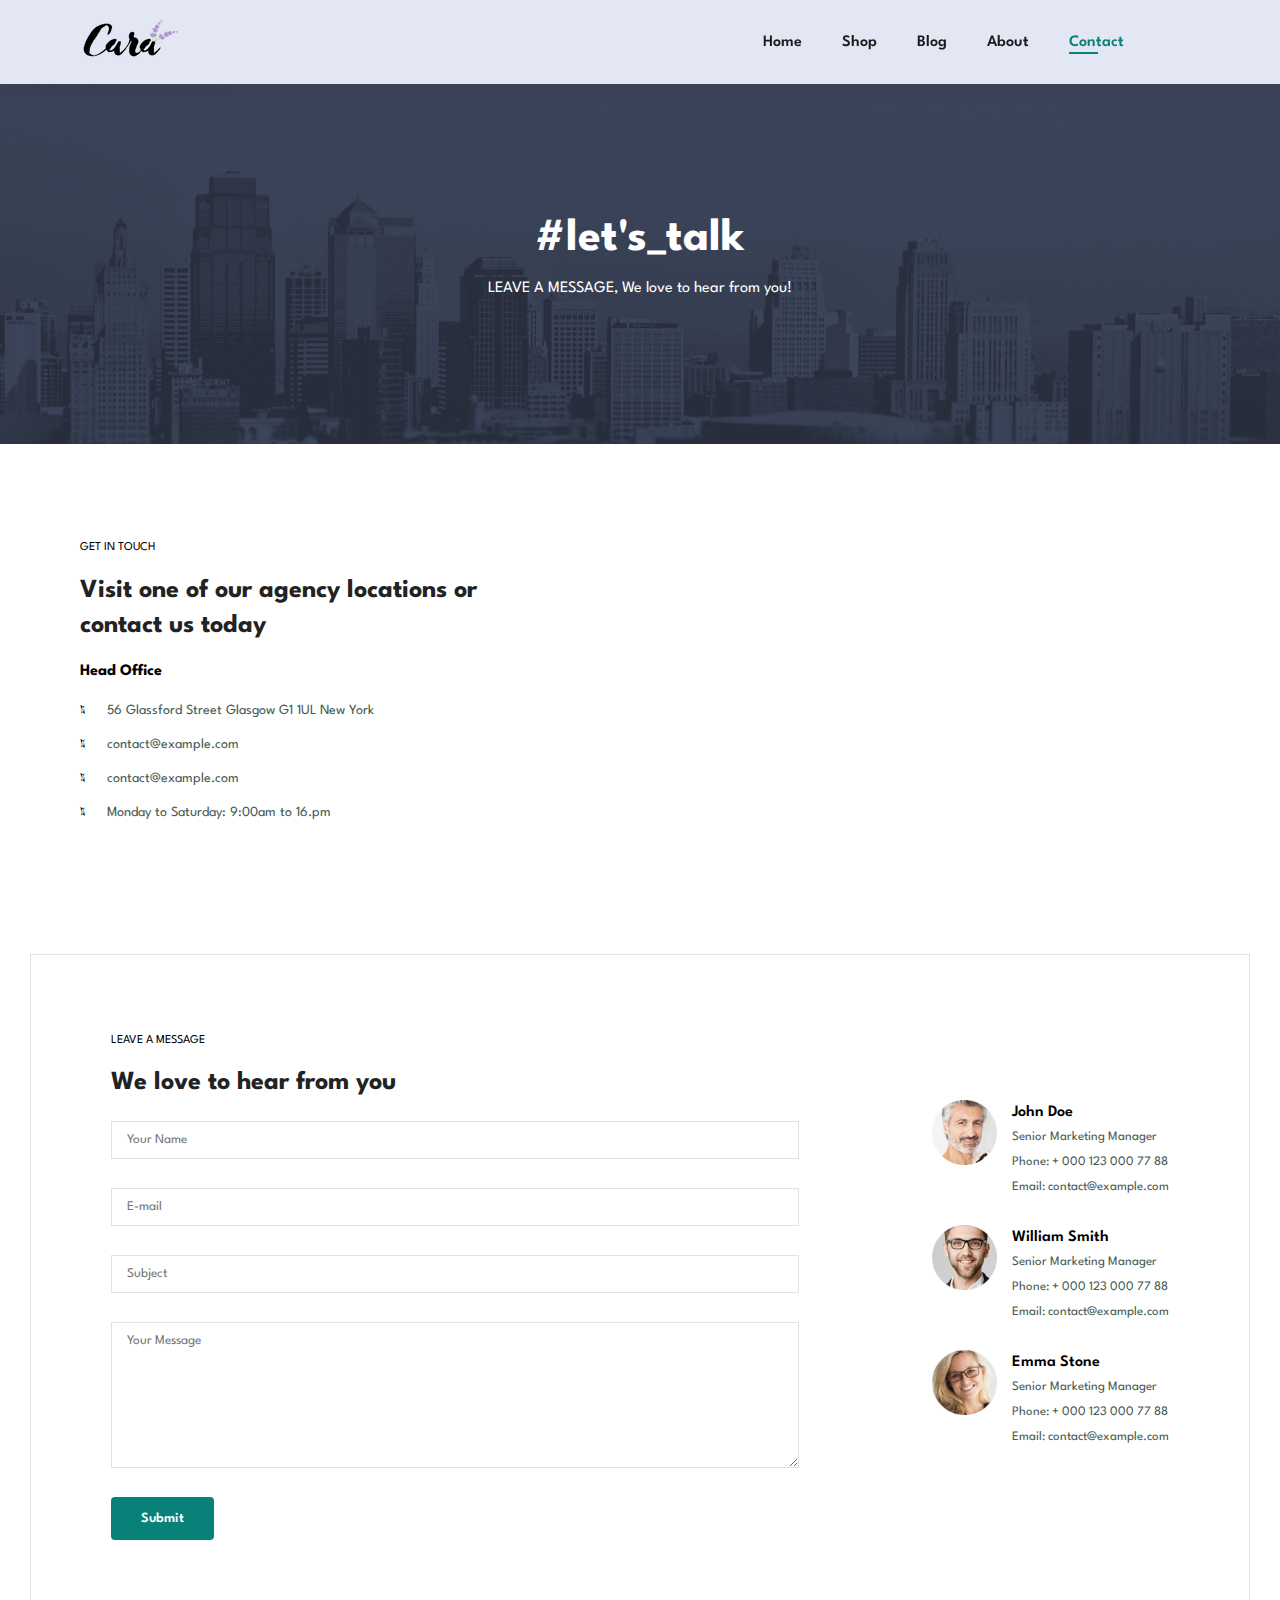
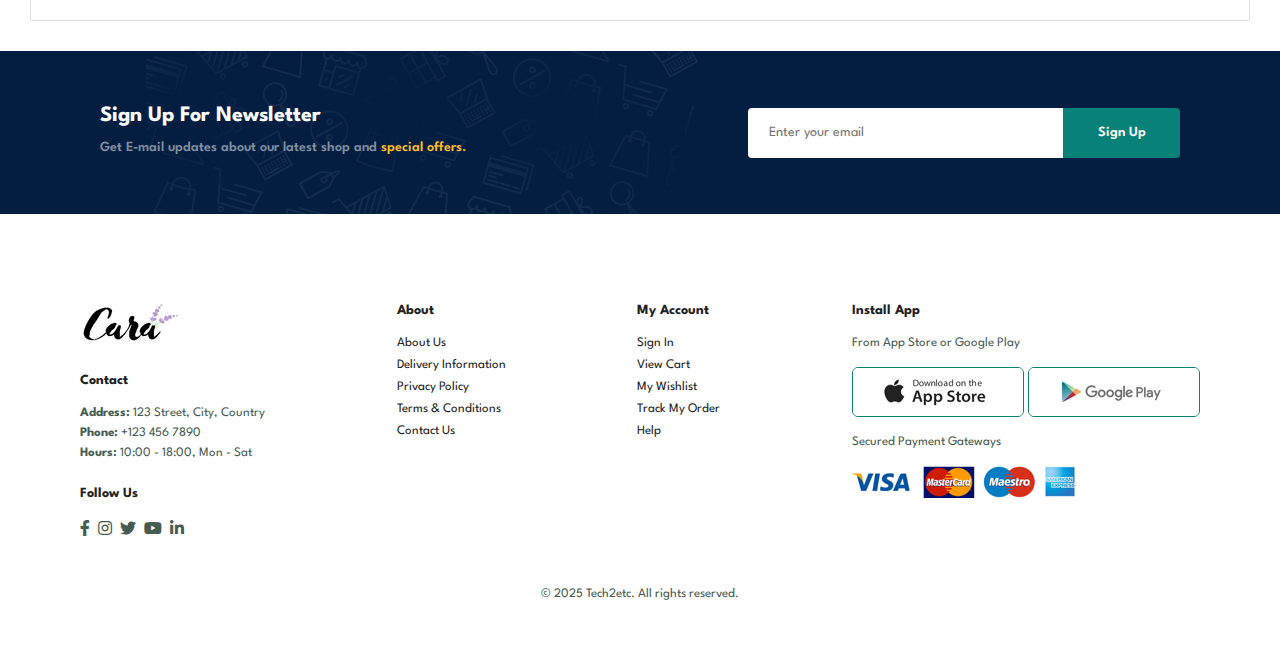
<file: contact.html>
<!DOCTYPE html>
<html lang="en">

    <head>
        <meta charset="UTF-8">
        <meta http-equiv="X-UA-Compatible" content="IE=edge">
        <meta name="viewport" content="width=device-width, initial-scale=1.0">
        <title>Document</title>

        <link rel="stylesheet" href="https://pro.fontawesome.com/releases/v5.10.0/css/all.css" />

        <link rel="stylesheet" href="style.css">
    </head>

    <body>


        <section id="header">
            <a href="index.html"><img src="img/logo.png" class="logo" alt=""></a>

            <div>
                <ul id="navbar">
                    <li><a href="index.html">Home</a></li>
                    <li><a href="shop.html">Shop</a></li>
                    <li><a href="blog.html" >Blog</a></li>
                    <li><a href="about.html" >About</a></li>
                    <li><a href="contact.html" class="active">Contact</a></li>
                    <li id="lg-bag"><a href="cart.html"><i class="far fa-shopping-bag"></i></a></li>
                    <a href="#" id="close"><i class="fa fa-times"></i></a>
                </ul>
            </div>
            <div id="mobile">
                <a href="cart.html"><i class="far fa-shopping-bag"></i></a>
                <i id="bar" class="fas fa-outdent"></i>
            </div>
        </section>

        <section id="page-header" class="about-header" style="background-image: url('img/about/banner.png');"> 
            <h2>#let's_talk</h2>
            <p>LEAVE A MESSAGE, We love to hear from you!</p> 
        </section>

        <section id="contact-details" class="section-p1">
            <div class="details">
                <span>GET IN TOUCH</span>
                <h2>Visit one of our agency locations or contact us today</h2>
                <h3>Head Office</h3>
                <div>
                    <li>
                        <i class="fal fa-map"></i>
                        <p>56 Glassford Street Glasgow G1 1UL New York</p>
                    </li>
                    <li>
                        <i class="fal fa-envelope"></i>
                        <p>contact@example.com</p>
                    </li>
                    <li>
                        <i class="fal fa-phone-alt"></i>
                        <p>contact@example.com</p>
                    </li>
                    <li>
                        <i class="fal fa-clock"></i>
                        <p>Monday to Saturday: 9:00am to 16.pm</p>
                    </li>
                </div>
            </div>

            <div class="map">
                <iframe src="https://www.google.com/maps/embed?pb=!1m18!1m12!1m3!1d3350.204091911474!2d151.70417750000001!3d-32.892771800000006!2m3!1f0!2f0!3f0!3m2!1i1024!2i768!4f13.1!3m3!1m2!1s0x6b731468030c4271%3A0x14f86d28506eb988!2sUniversity%20of%20Newcastle!5e0!3m2!1sen!2sau!4v1752814377632!5m2!1sen!2sau" width="600" height="450" style="border:0;" allowfullscreen="" loading="lazy" referrerpolicy="no-referrer-when-downgrade"></iframe>
            </div>
        </section>

        <section id="form-details">
            <form action="">
                <span>LEAVE A MESSAGE</span>
                <h2>We love to hear from you</h2>
                <input type="text" placeholder="Your Name">
                <input type="text" placeholder="E-mail">
                <input type="text" placeholder="Subject">
                <textarea name="" id="" cols="30" rows="10" placeholder="Your Message"></textarea>
                <button class="normal">Submit</button>
            </form>

            <div class="people">
                <div>
                    <img src="img/people/1.png" alt="">
                    <p><span>John Doe</span> Senior Marketing Manager <br>
                     Phone: + 000 123 000 77 88 <br>Email: contact@example.com</p>
                </div>
                <div>
                    <img src="img/people/2.png" alt="">
                    <p><span>William Smith</span> Senior Marketing Manager <br>
                     Phone: + 000 123 000 77 88 <br>Email: contact@example.com</p>
                </div>
                <div>
                    <img src="img/people/3.png" alt="">
                    <p><span>Emma Stone</span> Senior Marketing Manager <br>
                     Phone: + 000 123 000 77 88 <br>Email: contact@example.com</p>
                </div>
            </div>
        </section>

        <section id="newsletter" class="section-p1" class="section-m1">
            <div class="newstext">
                <h4>Sign Up For Newsletter</h4>
                <p>Get E-mail updates about our latest shop and <span>special offers.</span></p>
            </div>
            <div class="form">
                <input type="text" placeholder="Enter your email">
                <button class="normal">Sign Up</button>
            </div>
        </section>

        <footer class="section-p1">
            <div class="container">
                <div class="col">
                    <img class="logo" src="img/logo.png" alt="">
                    <h4>Contact</h4>
                    <p><strong>Address: </strong> 123 Street, City, Country</p>
                    <p><strong>Phone: </strong> +123 456 7890</p>
                    <p><strong>Hours: </strong> 10:00 - 18:00, Mon - Sat</p>    
                    <div class="follow">
                        <h4>Follow Us</h4>
                        <div class="icon">
                            <i class="fab fa-facebook-f"></i>
                            <i class="fab fa-instagram"></i>
                            <i class="fab fa-twitter"></i>
                            <i class="fab fa-youtube"></i>
                            <i class="fab fa-linkedin-in"></i>
                        </div>    
                    </div>
                </div>
                <div class="col">
                    <h4>About</h4>
                    <a href="#">About Us</a>
                    <a href="#">Delivery Information</a>
                    <a href="#">Privacy Policy</a>
                    <a href="#">Terms & Conditions</a>
                    <a href="#">Contact Us</a>
                </div>
                <div class="col">
                    <h4>My Account</h4>
                    <a href="#">Sign In</a>
                    <a href="#">View Cart</a>
                    <a href="#">My Wishlist</a>
                    <a href="#">Track My Order</a>
                    <a href="#">Help</a>
                </div>
                <div class="col install">
                    <h4>Install App</h4>
                    <p>From App Store or Google Play</p>
                    <div class="row">
                        <img src="img/pay/app.jpg" alt="">
                        <img src="img/pay/play.jpg" alt="">
                    </div>
                    <p>Secured Payment Gateways</p>
                    <img src="img/pay/pay.png" alt="">
                </div>
            </div>
                <div class="copyright">
                    <p>© 2025 Tech2etc. All rights reserved.</p>
        </footer>



        <script src="script.js"></script>

    </body>

</html>
</file>
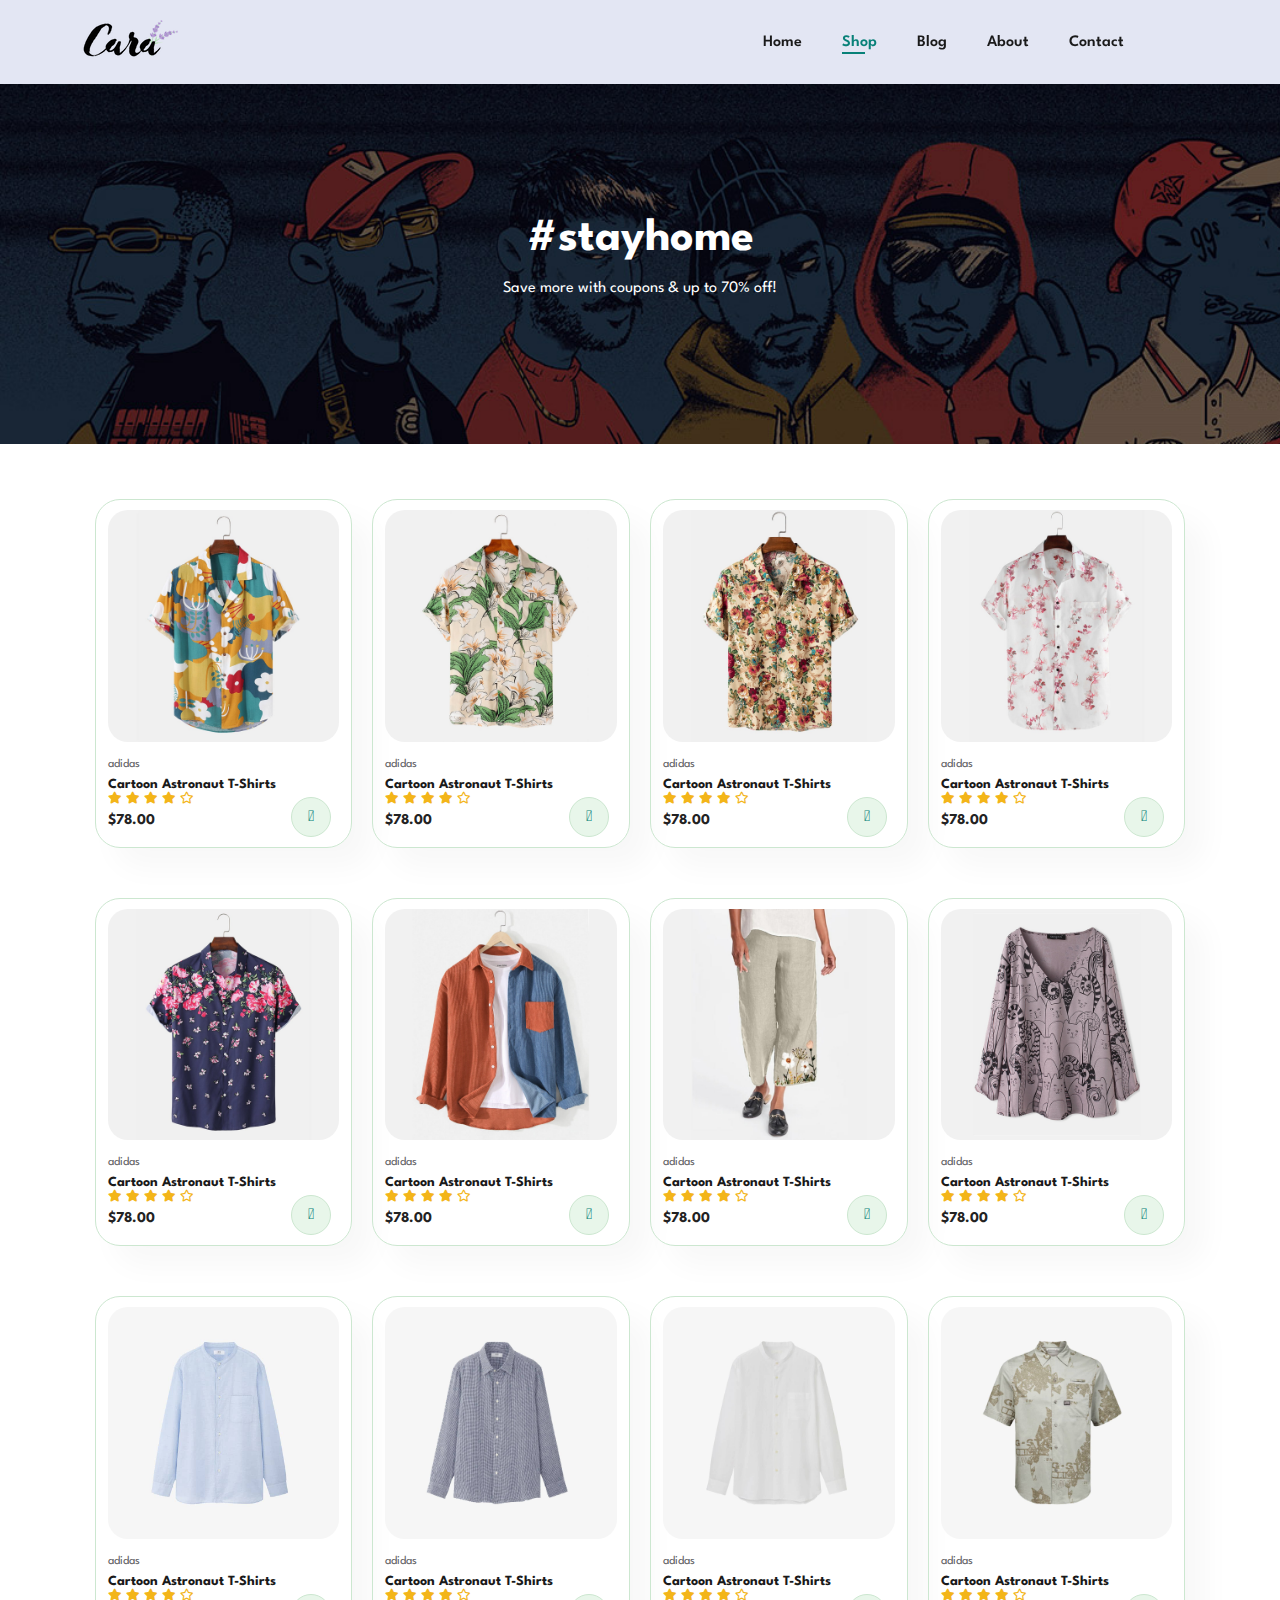
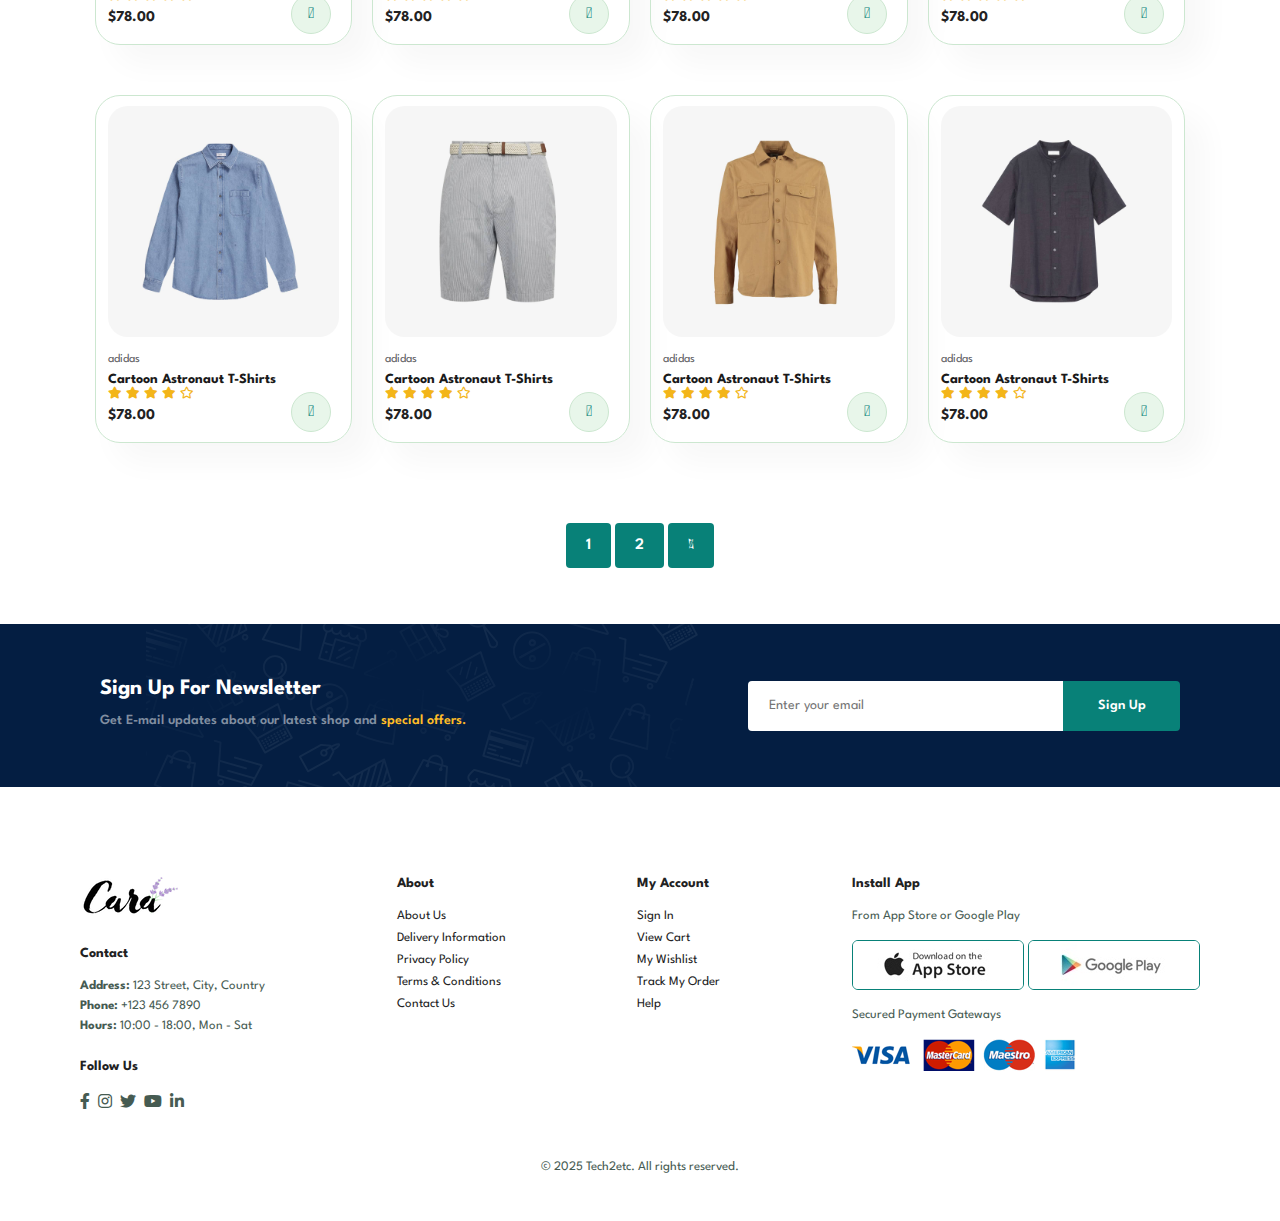
<file: shop.html>
<!DOCTYPE html>
<html lang="en">

    <head>
        <meta charset="UTF-8">
        <meta http-equiv="X-UA-Compatible" content="IE=edge">
        <meta name="viewport" content="width=device-width, initial-scale=1.0">
        <title>Tech2etc Ecommerce Tutorial</title>
        <link rel="stylesheet" href="https://pro.fontawesome.com/releases/v5.10.0/css/all.css" />

        <link rel="stylesheet" href="style.css">
    </head>

    <body>

         <section id="header">
            <a href="index.html"><img src="img/logo.png" class="logo" alt=""></a>

            <div>
                <ul id="navbar">
                    <li><a href="index.html">Home</a></li>
                    <li><a href="shop.html" class="active">Shop</a></li>
                    <li><a href="blog.html">Blog</a></li>
                    <li><a href="about.html">About</a></li>
                    <li><a href="contact.html">Contact</a></li>
                    <li id="lg-bag"><a href="cart.html"><i class="far fa-shopping-bag"></i></a></li>
                    <a href="#" id="close"><i class="fa fa-times"></i></a>
                </ul>
            </div>
            <div id="mobile">
                <a href="cart.html"><i class="far fa-shopping-bag"></i></a>
                <i id="bar" class="fas fa-outdent"></i>
            </div>
        </section>

        <section id="page-header" class="shop-header">
            <h2>#stayhome</h2>
            <p>Save more with coupons & up to 70% off!</p> 
        </section>
        
        <section id="product1" class="section-p1">
            <div class="pro-container">
                <div class="pro" onclick="window.location.href='sproduct.html';">
                    <img src="img/products/f1.jpg" alt="">
                    <div class="des">
                        <span>adidas</span>
                        <h5>Cartoon Astronaut T-Shirts</h5>
                        <div class="star">
                            <i class="fas fa-star"></i>
                            <i class="fas fa-star"></i>
                            <i class="fas fa-star"></i>
                            <i class="fas fa-star"></i>
                            <i class="far fa-star"></i>
                        </div>
                    <h4>$78.00</h4>
                    </div>
                <a href="#"><i class="fal fa-shopping-cart cart"></i></a>
                </div>
                <div class="pro">
                    <img src="img/products/f2.jpg" alt="">
                    <div class="des">
                        <span>adidas</span>
                        <h5>Cartoon Astronaut T-Shirts</h5>
                        <div class="star">
                            <i class="fas fa-star"></i>
                            <i class="fas fa-star"></i>
                            <i class="fas fa-star"></i>
                            <i class="fas fa-star"></i>
                            <i class="far fa-star"></i>
                        </div>
                    <h4>$78.00</h4>
                    </div>
                <a href="#"><i class="fal fa-shopping-cart cart"></i></a>
                </div>
                <div class="pro">
                    <img src="img/products/f3.jpg" alt="">
                    <div class="des">
                        <span>adidas</span>
                        <h5>Cartoon Astronaut T-Shirts</h5>
                        <div class="star">
                            <i class="fas fa-star"></i>
                            <i class="fas fa-star"></i>
                            <i class="fas fa-star"></i>
                            <i class="fas fa-star"></i>
                            <i class="far fa-star"></i>
                        </div>
                    <h4>$78.00</h4>
                    </div>
                <a href="#"><i class="fal fa-shopping-cart cart"></i></a>
                </div>
                <div class="pro">
                    <img src="img/products/f4.jpg" alt="">
                    <div class="des">
                        <span>adidas</span>
                        <h5>Cartoon Astronaut T-Shirts</h5>
                        <div class="star">
                            <i class="fas fa-star"></i>
                            <i class="fas fa-star"></i>
                            <i class="fas fa-star"></i>
                            <i class="fas fa-star"></i>
                            <i class="far fa-star"></i>
                        </div>
                    <h4>$78.00</h4>
                    </div>
                <a href="#"><i class="fal fa-shopping-cart cart"></i></a>
                </div>
                <div class="pro">
                    <img src="img/products/f5.jpg" alt="">
                    <div class="des">
                        <span>adidas</span>
                        <h5>Cartoon Astronaut T-Shirts</h5>
                        <div class="star">
                            <i class="fas fa-star"></i>
                            <i class="fas fa-star"></i>
                            <i class="fas fa-star"></i>
                            <i class="fas fa-star"></i>
                            <i class="far fa-star"></i>
                        </div>
                    <h4>$78.00</h4>
                    </div>
                <a href="#"><i class="fal fa-shopping-cart cart"></i></a>
                </div>
                <div class="pro">
                    <img src="img/products/f6.jpg" alt="">
                    <div class="des">
                        <span>adidas</span>
                        <h5>Cartoon Astronaut T-Shirts</h5>
                        <div class="star">
                            <i class="fas fa-star"></i>
                            <i class="fas fa-star"></i>
                            <i class="fas fa-star"></i>
                            <i class="fas fa-star"></i>
                            <i class="far fa-star"></i>
                        </div>
                    <h4>$78.00</h4>
                    </div>
                <a href="#"><i class="fal fa-shopping-cart cart"></i></a>
                </div>
                <div class="pro">
                    <img src="img/products/f7.jpg" alt="">
                    <div class="des">
                        <span>adidas</span>
                        <h5>Cartoon Astronaut T-Shirts</h5>
                        <div class="star">
                            <i class="fas fa-star"></i>
                            <i class="fas fa-star"></i>
                            <i class="fas fa-star"></i>
                            <i class="fas fa-star"></i>
                            <i class="far fa-star"></i>
                        </div>
                    <h4>$78.00</h4>
                    </div>
                <a href="#"><i class="fal fa-shopping-cart cart"></i></a>
                </div>
                <div class="pro">
                    <img src="img/products/f8.jpg" alt="">
                    <div class="des">
                        <span>adidas</span>
                        <h5>Cartoon Astronaut T-Shirts</h5>
                        <div class="star">
                            <i class="fas fa-star"></i>
                            <i class="fas fa-star"></i>
                            <i class="fas fa-star"></i>
                            <i class="fas fa-star"></i>
                            <i class="far fa-star"></i>
                        </div>
                    <h4>$78.00</h4>
                    </div>
                <a href="#"><i class="fal fa-shopping-cart cart"></i></a>
                </div>
            <div class="pro-container">
                <div class="pro">
                    <img src="img/products/n1.jpg" alt="">
                    <div class="des">
                        <span>adidas</span>
                        <h5>Cartoon Astronaut T-Shirts</h5>
                        <div class="star">
                            <i class="fas fa-star"></i>
                            <i class="fas fa-star"></i>
                            <i class="fas fa-star"></i>
                            <i class="fas fa-star"></i>
                            <i class="far fa-star"></i>
                        </div>
                    <h4>$78.00</h4>
                    </div>
                <a href="#"><i class="fal fa-shopping-cart cart"></i></a>
                </div>
                <div class="pro">
                    <img src="img/products/n2.jpg" alt="">
                    <div class="des">
                        <span>adidas</span>
                        <h5>Cartoon Astronaut T-Shirts</h5>
                        <div class="star">
                            <i class="fas fa-star"></i>
                            <i class="fas fa-star"></i>
                            <i class="fas fa-star"></i>
                            <i class="fas fa-star"></i>
                            <i class="far fa-star"></i>
                        </div>
                    <h4>$78.00</h4>
                    </div>
                <a href="#"><i class="fal fa-shopping-cart cart"></i></a>
                </div>
                <div class="pro">
                    <img src="img/products/n3.jpg" alt="">
                    <div class="des">
                        <span>adidas</span>
                        <h5>Cartoon Astronaut T-Shirts</h5>
                        <div class="star">
                            <i class="fas fa-star"></i>
                            <i class="fas fa-star"></i>
                            <i class="fas fa-star"></i>
                            <i class="fas fa-star"></i>
                            <i class="far fa-star"></i>
                        </div>
                    <h4>$78.00</h4>
                    </div>
                <a href="#"><i class="fal fa-shopping-cart cart"></i></a>
                </div>
                <div class="pro">
                    <img src="img/products/n4.jpg" alt="">
                    <div class="des">
                        <span>adidas</span>
                        <h5>Cartoon Astronaut T-Shirts</h5>
                        <div class="star">
                            <i class="fas fa-star"></i>
                            <i class="fas fa-star"></i>
                            <i class="fas fa-star"></i>
                            <i class="fas fa-star"></i>
                            <i class="far fa-star"></i>
                        </div>
                    <h4>$78.00</h4>
                    </div>
                <a href="#"><i class="fal fa-shopping-cart cart"></i></a>
                </div>
                <div class="pro">
                    <img src="img/products/n5.jpg" alt="">
                    <div class="des">
                        <span>adidas</span>
                        <h5>Cartoon Astronaut T-Shirts</h5>
                        <div class="star">
                            <i class="fas fa-star"></i>
                            <i class="fas fa-star"></i>
                            <i class="fas fa-star"></i>
                            <i class="fas fa-star"></i>
                            <i class="far fa-star"></i>
                        </div>
                    <h4>$78.00</h4>
                    </div>
                <a href="#"><i class="fal fa-shopping-cart cart"></i></a>
                </div>
                <div class="pro">
                    <img src="img/products/n6.jpg" alt="">
                    <div class="des">
                        <span>adidas</span>
                        <h5>Cartoon Astronaut T-Shirts</h5>
                        <div class="star">
                            <i class="fas fa-star"></i>
                            <i class="fas fa-star"></i>
                            <i class="fas fa-star"></i>
                            <i class="fas fa-star"></i>
                            <i class="far fa-star"></i>
                        </div>
                    <h4>$78.00</h4>
                    </div>
                <a href="#"><i class="fal fa-shopping-cart cart"></i></a>
                </div>
                <div class="pro">
                    <img src="img/products/n7.jpg" alt="">
                    <div class="des">
                        <span>adidas</span>
                        <h5>Cartoon Astronaut T-Shirts</h5>
                        <div class="star">
                            <i class="fas fa-star"></i>
                            <i class="fas fa-star"></i>
                            <i class="fas fa-star"></i>
                            <i class="fas fa-star"></i>
                            <i class="far fa-star"></i>
                        </div>
                    <h4>$78.00</h4>
                    </div>
                <a href="#"><i class="fal fa-shopping-cart cart"></i></a>
                </div>
                <div class="pro">
                    <img src="img/products/n8.jpg" alt="">
                    <div class="des">
                        <span>adidas</span>
                        <h5>Cartoon Astronaut T-Shirts</h5>
                        <div class="star">
                            <i class="fas fa-star"></i>
                            <i class="fas fa-star"></i>
                            <i class="fas fa-star"></i>
                            <i class="fas fa-star"></i>
                            <i class="far fa-star"></i>
                        </div>
                    <h4>$78.00</h4>
                    </div>
                <a href="#"><i class="fal fa-shopping-cart cart"></i></a>
                </div>
            </div>
        </section>

        <section id="pagination" class="section-p1">
            <a href="#">1</a>
            <a href="#">2</a>
            <a href="#"><i class="fal fa-long-arrow-alt-right"></i></a>

        </section>
        
        <section id="newsletter" class="section-p1" class="section-m1">
            <div class="newstext">
                <h4>Sign Up For Newsletter</h4>
                <p>Get E-mail updates about our latest shop and <span>special offers.</span></p>
            </div>
            <div class="form">
                <input type="text" placeholder="Enter your email">
                <button class="normal">Sign Up</button>
            </div>
        </section>

        <footer class="section-p1">
            <div class="container">
                <div class="col">
                    <img class="logo" src="img/logo.png" alt="">
                    <h4>Contact</h4>
                    <p><strong>Address: </strong> 123 Street, City, Country</p>
                    <p><strong>Phone: </strong> +123 456 7890</p>
                    <p><strong>Hours: </strong> 10:00 - 18:00, Mon - Sat</p>    
                    <div class="follow">
                        <h4>Follow Us</h4>
                        <div class="icon">
                            <i class="fab fa-facebook-f"></i>
                            <i class="fab fa-instagram"></i>
                            <i class="fab fa-twitter"></i>
                            <i class="fab fa-youtube"></i>
                            <i class="fab fa-linkedin-in"></i>
                        </div>    
                    </div>
                </div>
                <div class="col">
                    <h4>About</h4>
                    <a href="#">About Us</a>
                    <a href="#">Delivery Information</a>
                    <a href="#">Privacy Policy</a>
                    <a href="#">Terms & Conditions</a>
                    <a href="#">Contact Us</a>
                </div>
                <div class="col">
                    <h4>My Account</h4>
                    <a href="#">Sign In</a>
                    <a href="#">View Cart</a>
                    <a href="#">My Wishlist</a>
                    <a href="#">Track My Order</a>
                    <a href="#">Help</a>
                </div>
                <div class="col install">
                    <h4>Install App</h4>
                    <p>From App Store or Google Play</p>
                    <div class="row">
                        <img src="img/pay/app.jpg" alt="">
                        <img src="img/pay/play.jpg" alt="">
                    </div>
                    <p>Secured Payment Gateways</p>
                    <img src="img/pay/pay.png" alt="">
                </div>
            </div>
                <div class="copyright">
                    <p>© 2025 Tech2etc. All rights reserved.</p>
        </footer>



        <script src="script.js"></script>
    </body>

</html>
</file>
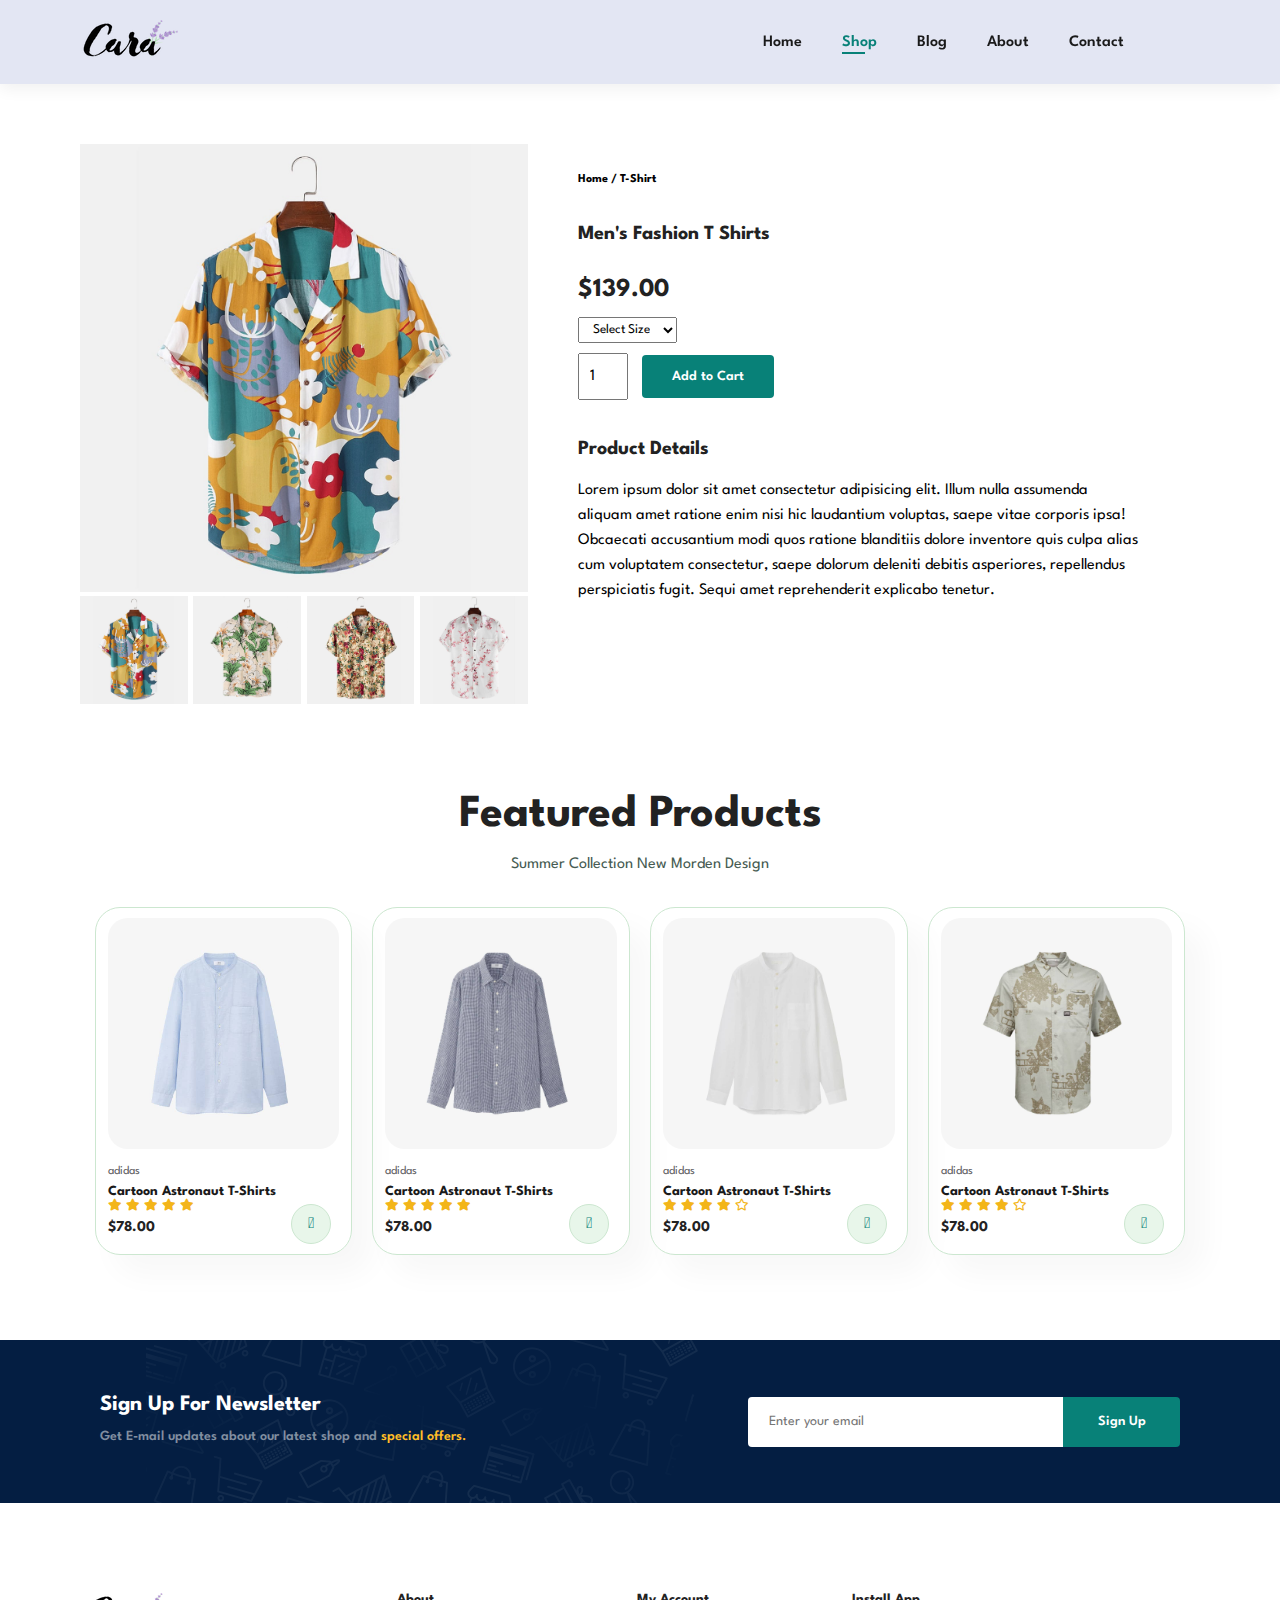
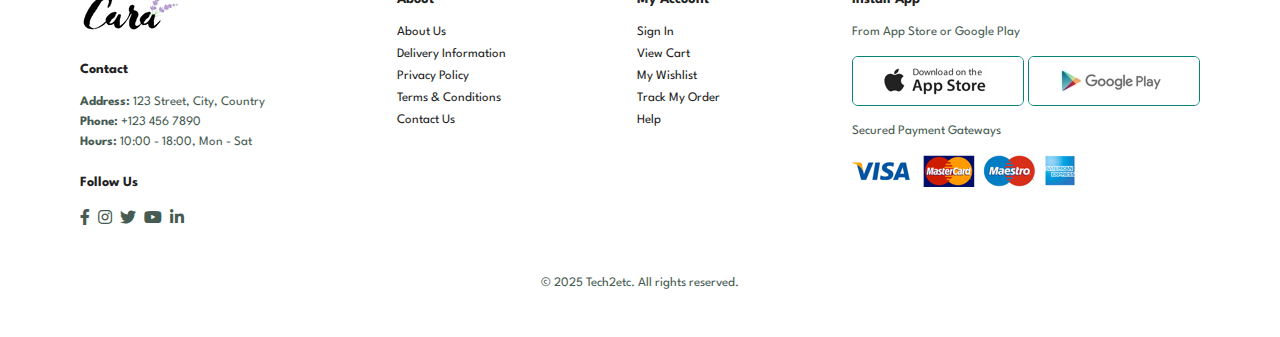
<file: sproduct.html>
<!DOCTYPE html>
<html lang="en">

    <head>
        <meta charset="UTF-8">
        <meta http-equiv="X-UA-Compatible" content="IE=edge">
        <meta name="viewport" content="width=device-width, initial-scale=1.0">
        <title>Tech2etc Ecommerce Tutorial</title>
        <link rel="stylesheet" href="https://pro.fontawesome.com/releases/v5.10.0/css/all.css" />

        <link rel="stylesheet" href="style.css">
    </head>

    <body>

        <section id="header">
            <a href="#"><img src="img/logo.png" class="logo" alt=""></a>

            <div>
                <ul id="navbar">
                    <li><a href="index.html">Home</a></li>
                    <li><a href="shop.html" class="active">Shop</a></li>
                    <li><a href="blog.html">Blog</a></li>
                    <li><a href="about.html">About</a></li>
                    <li><a href="contact.html">Contact</a></li>
                    <li id="lg-bag"><a href="cart.html"><i class="far fa-shopping-bag"></i></a></li>
                    <a href="#" id="close"><i class="fa fa-times"></i></a>
                </ul>
            </div>
            <div id="mobile">
                <a href="cart.html"><i class="far fa-shopping-bag"></i></a>
                <i id="bar" class="fas fa-outdent"></i>
            </div>
        </section>

        <section id="prodetails" class="section-p1">
            <div class="single-pro-image">
                <img src="img/products/f1.jpg" width="100%" id="MainImg" alt="">
                <div class="small-img-group">
                    <div class="small-img-col">
                        <img src="img/products/f1.jpg" width="100%" class="small-img" alt="">
                    </div>
                    <div class="small-img-col">
                        <img src="img/products/f2.jpg" width="100%" class="small-img" alt="">
                    </div>
                    <div class="small-img-col">
                        <img src="img/products/f3.jpg" width="100%" class="small-img" alt="">
                    </div>
                    <div class="small-img-col">
                        <img src="img/products/f4.jpg" width="100%" class="small-img" alt="">
                    </div>
                </div>
            </div>

            <div class="single-pro-details">
                <h6>Home / T-Shirt</h6>
                <h4>Men's Fashion T Shirts</h4>
                <h2>$139.00</h2>
                <select>
                    <option>Select Size</option>
                    <option>XXL</option>
                    <option>XL</option>
                    <option>Large</option>
                    <option>Medium</option>
                    <option>Small</option>
                </select>
                <input type="number" value="1">
                <button class="normal">Add to Cart</button>
                <h4>Product Details</h4>
                <span>Lorem ipsum dolor sit amet consectetur adipisicing elit. Illum nulla assumenda aliquam amet ratione enim nisi hic laudantium voluptas, saepe vitae corporis ipsa! Obcaecati accusantium modi quos ratione blanditiis dolore inventore quis culpa alias cum voluptatem consectetur, saepe dolorum deleniti debitis asperiores, repellendus perspiciatis fugit. Sequi amet reprehenderit explicabo tenetur.</span>
            </div>
        </section>

        <section id="product1" class="section-p1">
            <h2>Featured Products</h2>
            <p>Summer Collection New Morden Design</p>
            <div class="pro-container">
                <div class="pro">
                    <img src="img/products/n1.jpg" alt="">
                    <div class="des">
                        <span>adidas</span>
                        <h5>Cartoon Astronaut T-Shirts</h5>
                        <div class="star">
                            <i class="fas fa-star"></i>
                            <i class="fas fa-star"></i>
                            <i class="fas fa-star"></i>
                            <i class="fas fa-star"></i>
                            <i class="fas fa-star"></i>
                        </div>
                    <h4>$78.00</h4>
                    </div>
                <a href="#"><i class="fal fa-shopping-cart cart"></i></a>
                </div>
                <div class="pro">
                    <img src="img/products/n2.jpg" alt="">
                    <div class="des">
                        <span>adidas</span>
                        <h5>Cartoon Astronaut T-Shirts</h5>
                        <div class="star">
                            <i class="fas fa-star"></i>
                            <i class="fas fa-star"></i>
                            <i class="fas fa-star"></i>
                            <i class="fas fa-star"></i>
                            <i class="fas fa-star"></i>
                        </div>
                    <h4>$78.00</h4>
                    </div>
                <a href="#"><i class="fal fa-shopping-cart cart"></i></a>
                </div>
                <div class="pro">
                    <img src="img/products/n3.jpg" alt="">
                    <div class="des">
                        <span>adidas</span>
                        <h5>Cartoon Astronaut T-Shirts</h5>
                        <div class="star">
                            <i class="fas fa-star"></i>
                            <i class="fas fa-star"></i>
                            <i class="fas fa-star"></i>
                            <i class="fas fa-star"></i>
                            <i class="far fa-star"></i>
                        </div>
                    <h4>$78.00</h4>
                    </div>
                <a href="#"><i class="fal fa-shopping-cart cart"></i></a>
                </div>
                <div class="pro">
                    <img src="img/products/n4.jpg" alt="">
                    <div class="des">
                        <span>adidas</span>
                        <h5>Cartoon Astronaut T-Shirts</h5>
                        <div class="star">
                            <i class="fas fa-star"></i>
                            <i class="fas fa-star"></i>
                            <i class="fas fa-star"></i>
                            <i class="fas fa-star"></i>
                            <i class="far fa-star"></i>
                        </div>
                    <h4>$78.00</h4>
                    </div>
                <a href="#"><i class="fal fa-shopping-cart cart"></i></a>
                </div>
            </div>
        </section>
        
        <section id="newsletter" class="section-p1" class="section-m1">
            <div class="newstext">
                <h4>Sign Up For Newsletter</h4>
                <p>Get E-mail updates about our latest shop and <span>special offers.</span></p>
            </div>
            <div class="form">
                <input type="text" placeholder="Enter your email">
                <button class="normal">Sign Up</button>
            </div>
        </section>

        <footer class="section-p1">
            <div class="container">
                <div class="col">
                    <img class="logo" src="img/logo.png" alt="">
                    <h4>Contact</h4>
                    <p><strong>Address: </strong> 123 Street, City, Country</p>
                    <p><strong>Phone: </strong> +123 456 7890</p>
                    <p><strong>Hours: </strong> 10:00 - 18:00, Mon - Sat</p>    
                    <div class="follow">
                        <h4>Follow Us</h4>
                        <div class="icon">
                            <i class="fab fa-facebook-f"></i>
                            <i class="fab fa-instagram"></i>
                            <i class="fab fa-twitter"></i>
                            <i class="fab fa-youtube"></i>
                            <i class="fab fa-linkedin-in"></i>
                        </div>    
                    </div>
                </div>
                <div class="col">
                    <h4>About</h4>
                    <a href="#">About Us</a>
                    <a href="#">Delivery Information</a>
                    <a href="#">Privacy Policy</a>
                    <a href="#">Terms & Conditions</a>
                    <a href="#">Contact Us</a>
                </div>
                <div class="col">
                    <h4>My Account</h4>
                    <a href="#">Sign In</a>
                    <a href="#">View Cart</a>
                    <a href="#">My Wishlist</a>
                    <a href="#">Track My Order</a>
                    <a href="#">Help</a>
                </div>
                <div class="col install">
                    <h4>Install App</h4>
                    <p>From App Store or Google Play</p>
                    <div class="row">
                        <img src="img/pay/app.jpg" alt="">
                        <img src="img/pay/play.jpg" alt="">
                    </div>
                    <p>Secured Payment Gateways</p>
                    <img src="img/pay/pay.png" alt="">
                </div>
            </div>
                <div class="copyright">
                    <p>© 2025 Tech2etc. All rights reserved.</p>
        </footer>

        
        <script>
            // script for image change on click
            var ManyImg = document.getElementById("MainImg")
            var smallImg = document.getElementsByClassName("small-img")

            smallImg[0].onclick = function() {
                ManyImg.src = smallImg[0].src;
            }
             smallImg[1].onclick = function() {
                ManyImg.src = smallImg[1].src;
            }
             smallImg[2].onclick = function() {
                ManyImg.src = smallImg[2].src;
            }
             smallImg[3].onclick = function() {
                ManyImg.src = smallImg[3].src;
            }
        </script>


        <script src="script.js"></script>
    </body>

</html>
</file>
<file: style.css>
@import url("https://fonts.googleapis.com/css2?family=Spartan:wght@100;200;300;400;500;600;700;800;900&display=swap");
* {
  margin: 0;
  padding: 0;
  box-sizing: border-box;
  font-family: "Spartan", sans-serif;
}

:root {
  --white: #fff;
  --black: #000;
  --primary: #088178;
}

html {
  scroll-behavior: smooth;
}

/* Global Styles */

h1 {
  font-size: 50px;
  line-height: 64px;
  color: #222;
}

h2 {
  font-size: 46px;
  line-height: 54px;
  color: #222;
}

h4 {
  font-size: 20px;
  color: #222;
}

h6 {
  font-weight: 700;
  font-size: 12px;
}

p {
  font-size: 16px;
  color: #465b52;
  margin: 15px 0 20px 0;
}

.section-p1 {
  padding: 40px 80px;
}

.section-m1 {
  margin: 40px 0;
}

button.normal {
  font-size: 14px;
  font-weight: 600;
  padding: 15px 30px;
  color: #000;
  background-color: #fff;
  border-radius: 4px;
  cursor: pointer;
  border: none;
  outline: none;
  transition: 0.3s ease;
}

button.white {
  font-size: 13px;
  font-weight: 600;
  padding: 11px 18px;
  color: #fff;
  background-color: transparent;
  cursor: pointer;
  border: 1px solid #fff;
  outline: none;
  transition: 0.3s ease;
}

body {
  width: 100%;
}

/* Header Start */

#header {
  display: flex;
  align-items: center;
  justify-content: space-between;
  padding: 20px 80px;
  background-color: #E3E6F3;
  box-shadow: 0 5px 15px rgba(0, 0, 0, 0.06);
  z-index: 999;
  position: sticky;
  top: 0;
  left: 0;

}

#navbar {
  display: flex;
  align-items: center;
  justify-content: center;
}

#navbar li {
  list-style: none;
  padding: 0 20px;
  position: relative;
}

#navbar li a {
  text-decoration: none;
  color: #1a1a1a;
  font-size: 16px;
  font-weight: 600;
  transition: 0.3s ease;
}

#navbar li a:hover,
#navbar li a.active {
  color: #088178;
}

#navbar li a.active::after,
#navbar li a:hover::after {
  content: "";
  width: 30%;
  height: 2px;
  background: #088178;
  position: absolute;
  bottom: -4px;
  left: 20px;
}

#mobile {
  display: none;
  align-items: center;
}

#close {
  display: none;
}



/* Home Page */

#hero {
  background-image: url("img/hero4.png");
  height: 90vh;
  width: 100%;
  background-position: top 25% right 30%;
  background-size: cover;
  padding: 0 80px;
  display: flex;
  flex-direction: column;
  align-items: flex-start;
  justify-content: center;
  margin-bottom: 40px;  
}

#hero h4 {
    padding-bottom: 15px;
  }

#hero h1 { 
  color: #088178;
}

#hero button {
  background-image: url("img/button.png");
  background-color: transparent;
  color: #088178;
  border: 0;
  padding: 14px 80px 14px 65px;
  background-repeat: no-repeat;
  cursor: pointer;
  font-weight: 700;
  font-size: 15px;
}

#feature .container{
  display: flex;
  align-items: center;
  justify-content: space-between;
  flex-wrap: wrap;
  max-width: 1800px;
  margin: 0 auto;
  gap: 10px;
}

#feature .fe-box {
  height: 200px;
  width: 200px;
  text-align: center;
  padding: 25px 15px;
  box-shadow: 20px 20px 34px rgba(0, 0, 0, 0.03);
  border: 1px solid #cce7d0;
  border-radius: 4px;
  margin: 15px 0;
  transition: 0.3s ease;
  cursor: pointer;
}

#feature .fe-box:hover {
  box-shadow: 10px 10px 54px rgba(70, 62, 211, 0.2);
  background-color: #ededed;
}

#feature .fe-box h6 {
  display: inline-block;
  padding: 9px 8px 6px 8px;
  line-height: 1;
  border-radius: 4px;
  color: #088178;
  background-color: #fddde4;
  /* font-size: 20px; */
}

#feature .fe-box:nth-child(2) h6 {
  background-color: #cdebbc;
  color: #088178;
}

#feature .fe-box:nth-child(3) h6 {
  background-color: #d1e8f2;
  /* color: #088178; */
}

#feature .fe-box:nth-child(4) h6 {
  background-color: #cdd4f8;
  /* color: #088178; */
}

#feature .fe-box:nth-child(5) h6 {
  background-color: #f6dbf6;
  /* color: #088178; */
}

#feature .fe-box:nth-child(6) h6 {
  background-color: #fff2e5;
  /* color: #088178; */
}


#feature .fe-box img {
  width: 100%;
  margin-bottom: 10px;
}

#product1 {
  text-align: center;
}

#product1 .pro-container {
  display: flex;
  align-items: center;
  justify-content: center;
  flex-wrap: wrap;
  gap: 20px;
}


#product1 .pro {
  width: 23%;
  min-width: 250px;
  padding: 10px 12px;
  border: 1px solid #cce7d0;
  border-radius: 25px;
  margin: 15px 0;
  cursor: pointer;
  box-shadow: 20px 20px 30px rgba(0, 0, 0, 0.03);
  transition: 0.3s ease;
  position: relative;
}

#product1 .pro:hover {
  box-shadow: 5px 5px 54px rgba(70, 62, 211, 0.2);
  background-color: #f3f1f1;
}


#product1 .pro img {
  width: 100%;
  border-radius: 20px;
}

#product1 .pro .des {
  text-align: start;
  padding: 10px 0;
}

#product1 .pro .des span {
  font-size: 12px;
  color: #606063;
}

#product1 .pro .des h5 {
  padding-top: 7px;
  color: #1a1a1a;
  font-size: 14px;
}

#product1 .pro .des i {
  font-size: 12px;
  color: rgba(243, 181, 25)
}

#product1 .pro .des h4 {
  padding-top: 7px;
  font-size: 15px;
  font-weight: 700;
}

#product1 .pro .cart {
  width: 40px;
  height: 40px;
  line-height: 40px;
  border-radius: 50px;
  background-color: #e8f6ea;
  font-weight: 500;
  color: #088178;
  border: 1px solid #cce7d0;
  position: absolute;
  bottom: 10px;
  right: 20px;
}

#banner {
  display: flex;
  flex-direction: column;
  justify-content: center;
  align-items: center;
  text-align: center;
  background-image: url("img/banner/b2.jpg");
  height: 40vh;
  width: 100%;
  background-size: cover;
  background-position: center;
}

#banner h4 {
  color: #fff;
  font-size: 16px;
}

#banner h2 {
  color: #fff;
  padding: 10px 0;
  font-size: 30px;
}

#banner h2 span {
  color: #ef3636;
}

#banner button {
  background-color: #088178;
  color: #fff;
  border: none;
  padding: 12px 40px;
  border-radius: 25px;
  font-weight: 600;
}

#banner button:hover {
  background-color: #065f5f;
  transition: 0.3s ease;
}

#sm-banner .container {
  display: flex;
  justify-content: space-between;
  flex-wrap: wrap;
  margin: 0 15px;
}

#sm-banner .banner-box {
  display: flex;
  flex-direction: column;
  justify-content: center;
  align-items: flex-start;
  background-image: url("img/banner/b17.jpg");
  height: 50vh;
  min-width: 650px;
  background-size: cover;
  background-position: center;
  padding: 30px;
}

#sm-banner .banner-box:nth-child(2) {
  background-image: url("img/banner/b10.jpg");
}

#sm-banner h4 {
  color: #fff;
  font-size: 20px;
  font-weight: 300;
}

#sm-banner h2 {
  color: #fff;
  font-weight: 800;
  font-size: 28px;
}

#sm-banner span {
  color: #fff;
  font-weight: 500;
  font-size: 14px;
  padding-bottom: 15px;
}

#sm-banner .banner-box:hover button {
  background-color: #065f5f;
  border: none;
}

#banner3 {
  display: flex;
  justify-content: space-between;
  flex-wrap: wrap;
  padding: 0 0px;
  margin: 0 95px;
}

#banner3 .banner-box{
  display: flex;
  flex-direction: column;
  justify-content: center;
  align-items: flex-start;
  background-image: url("img/banner/b7.jpg");
  background-size: 100%;
  height: 32vh;
  min-width: 20%;
  width: 425px;
  background-size: cover;
  background-position: center;
  padding: 20px;
  margin-bottom: 20px;
}

#banner3 .banner-box:nth-child(2) {
  background-image: url("img/banner/b4.jpg");
}

#banner3 .banner-box:nth-child(3) {
  background-image: url("img/banner/b18.jpg");
}

#banner3 h2 {
  color: var(--white);
  font-weight: 900;
  font-size: 30px;
}

#banner3 h3 {
  color: #e4312b;
  font-weight: 800;
  font-size: 22px;
}

#newsletter {
  display: flex;
  justify-content: space-between;
  align-items: center;
  padding: 40px 100px;
  background-image: url("img/banner/b14.png");
  background-repeat: no-repeat;
  background-position: 20% 30%;
  background-color: #041e42;
  margin-top: 30px;
}

#newsletter .newstext {
  padding-top : 15px;
}

#newsletter h4 {
  color: var(--white);
  font-size: 22px;
  font-weight: 700;
}

#newsletter p {
  color: #818ea0;
  font-weight: 600;
  font-size: 14px;
}

#newsletter p span {
  color: #ffbd27;
}

#newsletter .form {
  display: flex;
  width: 40%;
}

#newsletter input {
  height: 3.125rem;
  padding: 0 1.25rem;
  font-size: 14px;
  width: 100%;
  border: 1px solid transparent;
  border-radius: 4px;
  outline: none;
  border-top-right-radius: 0;
  border-bottom-right-radius: 0;
}

#newsletter button {
  height: 3.125rem;
  padding: 0 1.25rem;
  font-size: 14px;
  color: var(--white);
  background-color: #088178;
  border: none;
  border-radius: 4px;
  cursor: pointer;
  width: 150px;
  border-top-left-radius: 0;
  border-bottom-left-radius: 0;
}

footer .container {
  display: flex;
  justify-content: space-between;
  flex-wrap: wrap;
  margin-top: 50px;
}

footer .col {
  display: flex;
  flex-direction: column;
  align-items: flex-start;
  margin-bottom: 20px;
}

footer .logo {
  margin-bottom: 30px;
}

footer h4 {
  font-size: 14px;
  padding-bottom: 20px;
}

footer p {
  font-size: 13px;
  margin: 0 0 8px 0;
}

footer a {
  font-size: 13px;
  text-decoration: none;
  color: #222;
  margin-bottom: 10px;
}

footer .follow {
  margin-top: 20px;
}

footer .follow i {
  color: #465b52;
  padding-right: 4px;
  cursor: pointer;
}

footer .install .row img {
  border: 1px solid #088178;
  border-radius: 6px;
}

footer .install img {
  margin: 10px 0 15px 0;
}

footer .follow i:hover,
footer a:hover {
  color: #088178;
}

footer .copyright { 
  text-align: center;
  padding-top: 30px;
  width: 100%;
}

/* Shop Page */

#page-header {
  background-image: url("img/banner/b1.jpg");
  height: 40vh;
  width: 100%;
  background-size: cover;
  display: flex;
  justify-content: center;
  align-items: center;
  flex-direction: column;
  padding: 14px;
}

#page-header h2,
#page-header p {
  color: #fff;
}

#pagination {
  text-align: center;
}

#pagination a {
  text-decoration: none;
  background-color: #088178;
  padding: 15px 20px;
  border-radius: 4px;
  color: var(--white);
  font-weight: 600;
}

#pagination a i {
  font-size: 16px;
  font-weight: 600;
}

/* Single Product */
#prodetails {
  display: flex;
  margin-top: 20px;
}

#prodetails .single-pro-image {
    width: 40%;
    margin-right: 50px;
}

.small-img-group {
  display: flex;
  justify-content: space-between;
}

.small-img-col {
  flex-basis: 24%;
  cursor: pointer;
}

#prodetails .single-pro-details {
  width: 50%;
  padding-top: 30px;
}

#prodetails .single-pro-details h4 {
  padding: 40px 0 20px 0;
}

#prodetails .single-pro-details h2 {
  font-size: 26px;
}

#prodetails .single-pro-details select {
  display: block;
  padding: 5px 10px;
  margin-bottom: 10px;
}

#prodetails .single-pro-details input {
  width: 50px;
  height: 47px;
  padding-left: 10px;
  font-size: 16px;
  margin-right: 10px
}

#prodetails .single-pro-details input:focus {
  outline: none;
}

#prodetails .single-pro-details button {
  background-color: #088178;
  color: var(--white);
}

#prodetails .single-pro-details button:hover {
  background-color: #065f5f;
  transition: 0.3s ease;
}

#prodetails .single-pro-details span {
  line-height: 25px;
}


/* Blog Page */
#page-header .blog-header {
  background-image: url("img/banner/b19.jpg");
}

#blog {
  padding: 150px 150px 0 150px;
}

#blog .blog-box {
  display: flex;
  align-items: center;
  width: 100%;
  position: relative;
  padding-bottom: 90px;
}

#blog .blog-img {
  width: 50%;
  margin-right: 40px;
}

#blog img {
  width: 100%;
  height: 300px;
  object-fit: cover;
}

#blog .blog-details {
  width: 50%;
}

#blog .blog-details a {
  text-decoration: none;
  font-size: 11px;
  color: #000;
  font-weight: 700;
  position: relative;
  transition: 0.3s;
}

#blog .blog-details a::after {
  content: "";
  width: 50px;
  height: 1.75px;
  background-color: var(--black);
  position: absolute;
  top: 4px;
  right: -60px;
  transition: 0.3s;
}

#blog .blog-details a:hover {
  color: #088178;
}

#blog .blog-details a:hover::after {
  background-color: #088178;
}

#blog .blog-box h1 {
  position: absolute;
  top: -40px;
  left: 0;
  font-size: 70px;
  font-weight: 700;
  color: #c9cbce;
  z-index: -9;
}


/* About Page */

#about-head {
  display: flex;
  align-items: center;
}

#about-head img {
  width: 50%;
  margin-right: 50px;
  height: auto;
}

#about-app {
  text-align: center;
}

#about-app .video {
  width: 70%;
  height: 100%;
  margin: 30px auto 0 auto;
}

#about-app .video video {
  width: 100%;
  height: 100%;
  border-radius: 20px;
}

/* Contact Page */

#contact-details {
  display: flex;
  align-items: center;
  justify-content: space-between;
}

#contact-details .details {
  width: 40%;
}

#contact-details .details span,
#form-details form span {
  font-size: 12px;
}

#contact-details .details h2,
#form-details form h2 {
  font-size: 26px;
  line-height: 35px;
  padding: 20px 0;
}

#contact-details .details h3 {
  font-size: 16px;
  padding-bottom: 15px;
}

#contact-details .details li {
  display: flex;
  list-style: none;
  padding: 10px 0;
}

#contact-details .details li i {
  font-size: 14px;
  padding-right: 22px;
}

#contact-details .details li p {
  margin: 0;
  font-size: 14px;
}

#contact-details .map {
  width: 55%;
  height: 400px;
}

#contact-details .map iframe {
  width: 100%;
  height: 100%;
}

#form-details { 
  display: flex;
  justify-content: space-between;
  align-items: center;
  margin: 30px;
  padding: 80px;
  border: 1px solid #e1e1e1;
}

#form-details form {
  width: 65%;
  display: flex;
  flex-direction: column;
  align-items: flex-start;
}

#form-details form input,
#form-details form textarea {
  width: 100%;
  padding: 12px 15px;
  outline: none;
  margin-bottom: 29px;
  border: 1px solid #e1e1e1;
}

#form-details button {
  background-color: #088178;
  color: var(--white);
}

#form-details .people div {
  padding-bottom: 25px;
  display: flex;
  align-items: flex-start;
}

#form-details .people div img {
  width: 65px;
  height: 65px;
  object-fit: cover;
  margin-right: 15px;
}

#form-details .people div p {
  margin: 0;
  font-size: 13px;
  line-height: 25px;
}

#form-details .people div p span {
  display: block;
  font-size: 16px;
  font-weight: 600;
  color: #000;
}

/* Cart Page */

#cart {
  overflow-x: auto;
}

#cart table {
  width: 100%;
  border-collapse: collapse;
  table-layout: fixed;
  white-space: nowrap;
}

#cart table img {
  width: 70px;
}

#cart table td:nth-child(1) {
  width: 100px;
  text-align: center;
}

#cart table td:nth-child(2) {
  width: 150px;
  text-align: center;
}

#cart table td:nth-child(3) {
  width: 250px;
  text-align: center;
}

#cart table td:nth-child(4),
#cart table td:nth-child(5),
#cart table td:nth-child(6) {
  width: 150px;
  text-align: center;
}

#cart table td:nth-child(5) input {
  width: 70px;
  padding: 10px 5px 10px 15px;
}

#cart table thead {
  border: 1px solid #e2e9e1;
  border-left: none;
  border-right: none;
}

#cart table thead td {
  font-weight: 700;
  text-transform: uppercase;
  font-size: 13px;
  padding: 18px 0;
}

#cart table tbody td {
  font-size: 13px;
}

#cart table tbody tr td {
  padding-top: 15px;
}

#cart-add {
  display: flex;
  flex-wrap: wrap;
  justify-content: space-between;
}

#coupon {
  width: 50%;
  margin-bottom: 30px
}

#coupon h3,
#subtotal h3 {
  padding-bottom: 15px;
}

#coupon input {
  padding: 10px 20px;
  outline: none;
  width: 60%;
  margin-right: 10px;
  border: 1px solid #e2e9e1;
}

#coupon button,
#subtotal button {
  background-color: #088178;
  color: var(--white);
  padding: 12px 20px;
}

#subtotal {
  width: 50%;
  margin-bottom: 30px;
  border: 1px solid #e2e9e1;
  padding: 30px;
}

#subtotal table {
  border-collapse: collapse;
  width: 100%;
  margin-bottom: 20px;
}

#subtotal table td {
  width: 50%;
  border: 1px solid #e2e9e1;
  padding: 10px;
  font-size: 13px;
}


/* Start Media Query */


@media only screen and (max-width: 799px) {
    #navbar {
      display: flex;
      flex-direction: column;
      align-items: flex-start;
      justify-content: flex-start;
      position: fixed;
      top: 0;
      right: -300px;
      height: 100vh;
      width: 300px;
      background-color: #E3E6F3;
      box-shadow: 0 40px 60px rgba(0, 0, 0, 0.1);
      padding: 80px 0 0 10px;
      transition: 0.3s ease;
  }

    #navbar.active {
      right: 0;
    }
  
    #navbar li {
      margin-bottom: 25px;
    }

    #mobile {
      display: flex;
      align-items: center;
      cursor: pointer;

    }

    #mobile i {
      font-size: 24px;
      color: #1a1a1a;
      padding-left: 20px;
      cursor: pointer;
    }

    #close {
      position: absolute;
      top: 30px;
      left: 30px;
      font-size: 24px;
      color: #1a1a1a;
      cursor: pointer;
      display: initial;
    }

    #lg-bag {
      display: none;
    }

    #hero {
    height: 90vh;
    padding: 0 80px;
    background-position: top 30% right 30%;
    }

    #feature {
      margin: 0 60px;
    }

    #product1 .pro-container {
    display: flex;
    align-items: center;
    justify-content: center;
    flex-wrap: wrap;
    gap: 50px;
    }

    #sm-banner .banner-box {
    height: 40vh;
    min-width: 100%;
    padding: 30px;
    background-size: cover;
    background-position: center;
    }

    #banner3 .banner-box {
    width: 100%;
    }

    #newsletter {
    display: block;
    }

    #newsletter .form {
      margin-top: 30px;
      width: 100%;
    }
    
    #newsletter input {
    height: 2.525rem;
    font-size: 12px;
    }

    #newsletter button {
    height: 2.525rem;
    font-size: 12px;
    }

    /* Shop product */

    #product1 .pro:nth-child(7) {
      display: none;
    }

    /* Contact Page */

    #form-details {
      padding: 40px;
    }

    #form-details form {
      width: 50%;
    }
}

@media only screen and (max-width: 477px) {

   .section-p1 {
    padding: 20px 10px;
    }
   
  
  #header {
        padding: 15px 45px;
    }

    #hero {
        padding: 0 20px;
        background-position: top 30% right 40%;
      
    }

    #hero h2 {
    font-size: 30px;
    }

    #hero h1 {
    font-size: 32px;
    }

    #hero .save {
        margin-bottom: 0;
    }

    #hero p {
      font-size: 15px;
    }

    #hero button {
      padding: 14px 80px 14px 65px;
      }

    #product1 .pro-container {
      gap: 0;
      }

    #feature {
      margin: 0 40px;
      padding-left: 20px;
    }

    #feature .container {
    display: grid;
    grid-template-columns: repeat(1, 1fr 1fr);
    gap: 25px;
    
    justify-content: center;
    }

    #feature .fe-box {
      width: 145px;
      height: 160px;
      margin-bottom: 20px;
    }

    #banner h2 {
      font-size: 25px;
      width: 95%;
    }

    #sm-banner .banner-box {
    width: 100%;
    margin-bottom: 20px;
    }

    #sm-banner .banner-box:nth-child(2) {
    margin-bottom: 0px;
    }

    #banner3 {
    display: grid;  
    grid-template-columns: repeat(1, 1fr);
    margin : 0 25px;
    gap: 10px;
    }
    
    #newsletter {
      padding: 20px 40px 40px 40px;
    }
    
    #newsletter form {
      margin-bottom: 30px;
    }

    footer .container {
    display: grid;
    justify-content: space-between;
    flex-wrap: wrap;
    margin-top: 20px;
    padding-left: 15px;;
    }

    /* Single Product */
    
    #prodetails {
      display: flex;
      flex-direction: column;
      margin: 0 10px;
    }

    #prodetails.section-p1 .single-pro-image {
    width: 100%;
    margin-right: 0;
    }

    #prodetails.section-p1 .single-pro-details {
    width: 100%;
    }

    /* Blog Page */
    #blog {
      padding: 100px 20px 0 20px;
    }
    
    
    #blog .blog-box {
    display: flex;
    align-items: flex-start;
    flex-direction: column;
    width: 100%;
    position: relative;
    padding-bottom: 90px;
    }

    #blog .blog-img {
    width: 100%;
    margin-right: 0px;
    margin-bottom: 30px;
    }

    #blog .blog-details {
    width: 100%;
    }

    /* About Page */

    #about-head {
      flex-direction: column;
    }

    #about-head img {
      width: 90%;
      margin: 30px auto 40px auto;
    }

    #about-head p,
    #about-head h2,
    #about-head abbr {
      padding-left: 10px;
      padding-right: 10px;
    }

    #about-head h2 {
      font-size: 30px;
    }

    #about-app h1 {
    font-size: 40px;
    margin: auto 30px auto 30px;
    }

    #about-app .video {
      width: 80%;
    }

    /* Contact Page */

    #contact-details {
      flex-direction: column;
    }

    #contact-details .details {
      width: 100%;
      margin-bottom: 30px;
    }

    #contact-details map {
      width: 100%;
    }

    #form-details {
      margin: 10px;
      padding: 30px 10px;
      flex-wrap: wrap;
    }

    #form-details form {
      width: 100%;
      margin-bottom: 30px;
    }

    /* Cart Page */

    #cart-add {
      flex-direction: column;
    }

    #coupon {
      width: 100%;
    }

    #subtotal {
      width: 100%;
      padding: 20px;
    }
}
</file>
